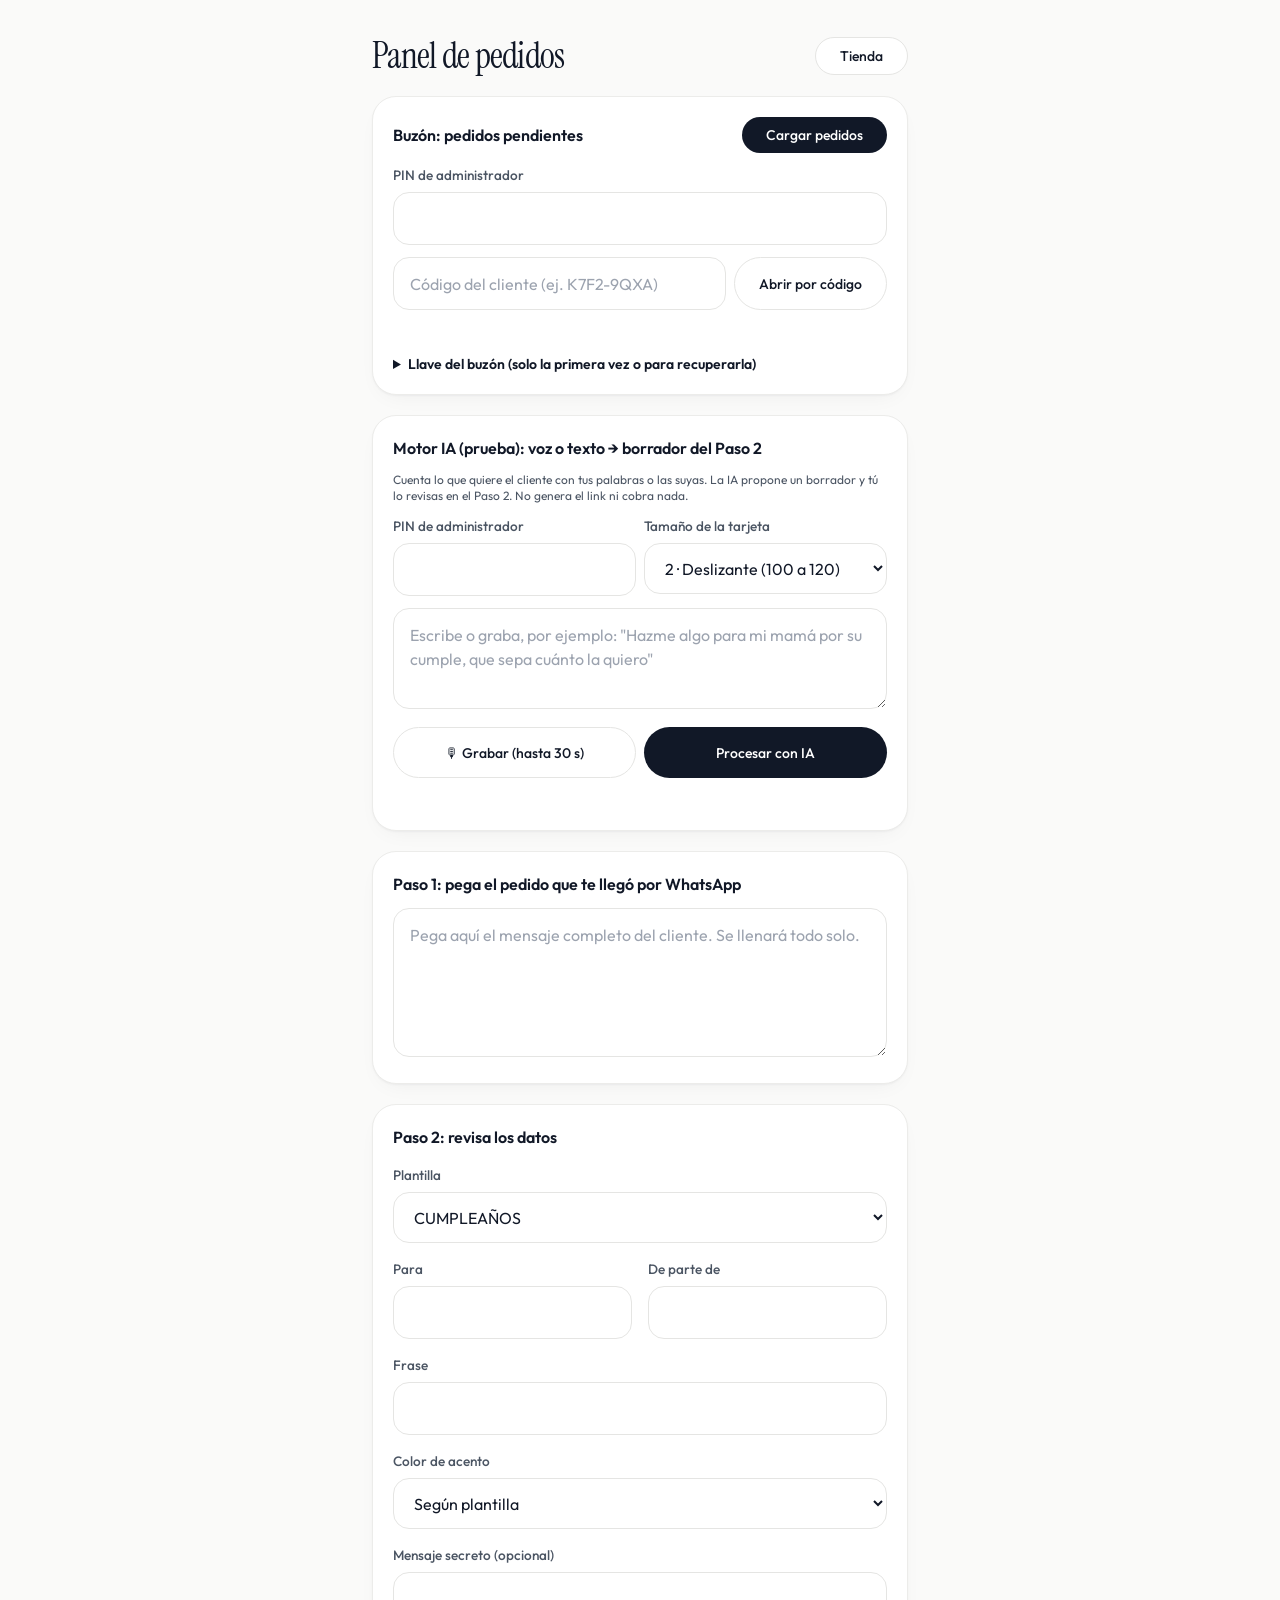
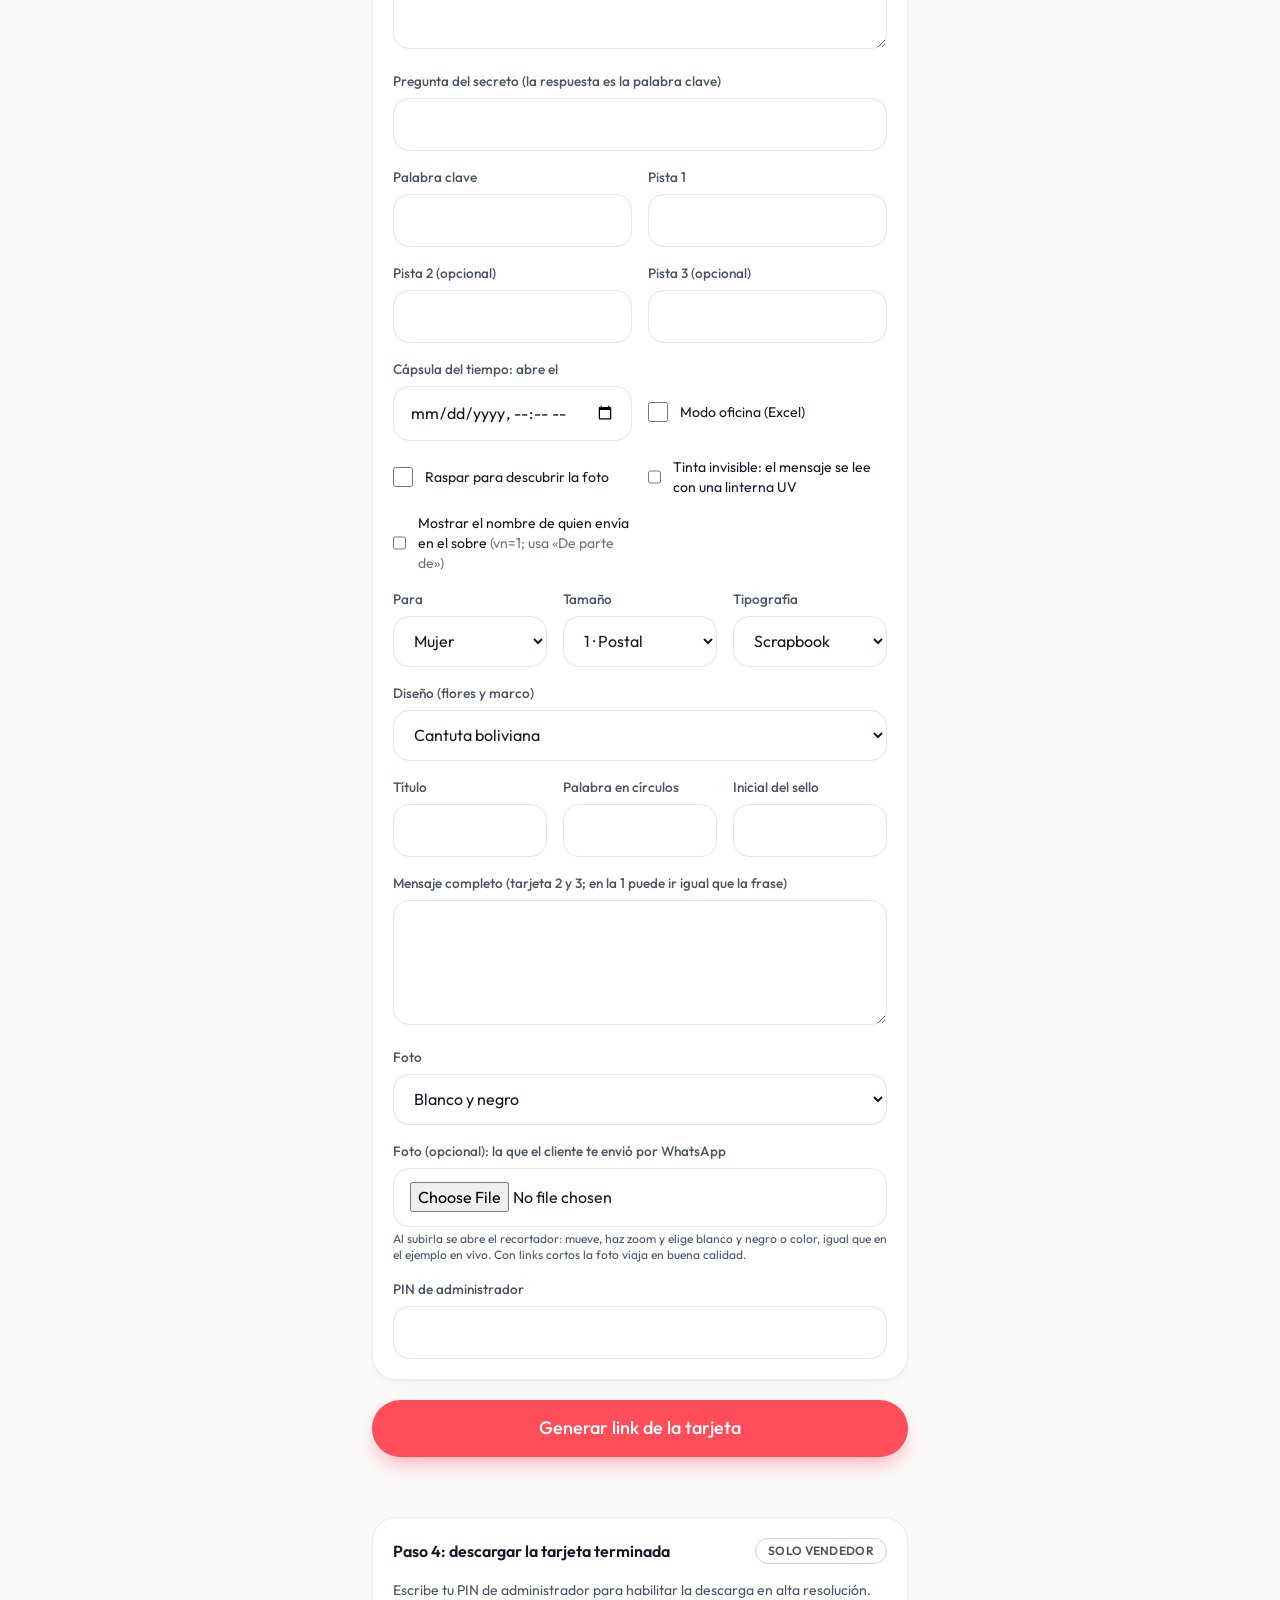
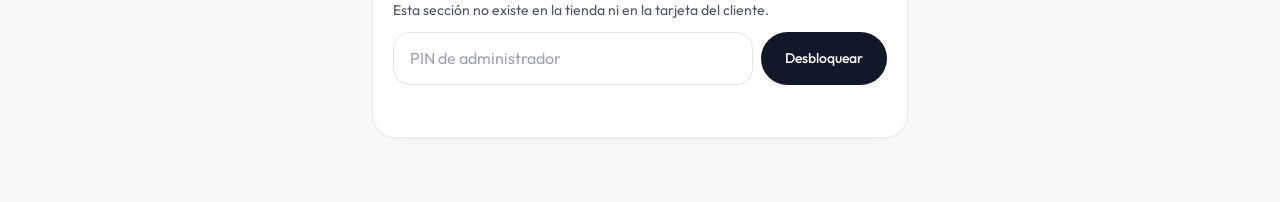
<file: admin.html>
<!doctype html>
<html lang="es">
  <head>
    <meta charset="UTF-8" />
    <meta name="viewport" content="width=device-width,initial-scale=1" />
    <meta name="robots" content="noindex" />
    <title>Panel de pedidos | Frassmotti</title>
    <link rel="icon" href="favicon.svg" />
    <link
      href="https://fonts.googleapis.com/css2?family=Instrument+Serif&family=Outfit:wght@300;400;500;600&display=swap"
      rel="stylesheet"
    />
    <link rel="stylesheet" href="css/styles.css" />
    <link
      href="https://fonts.googleapis.com/css2?family=Caveat:wght@400..700&family=Kalam:wght@700&family=Great+Vibes&family=Cormorant+Garamond:ital,wght@0,600;0,700;1,600&family=Pacifico&display=swap"
      rel="stylesheet"
    />
    <script src="js/config.js"></script>
    <script src="js/secret.js"></script>
    <script src="js/diseno.js"></script>
    <script src="js/foto.js"></script>
    <script src="js/exportar.js"></script>
    <script src="js/buzon.js"></script>
    <style>
      /* v22 · Recortador de foto (mismos estilos que css/v14.css, solo lo necesario para el panel) */
      .crop-area {
        position: relative;
        width: 100%;
        overflow: hidden;
        border-radius: 14px;
        background: #0b0b0d;
        touch-action: none;
        cursor: grab;
        user-select: none;
        -webkit-user-select: none;
      }
      .crop-area:active {
        cursor: grabbing;
      }
      .crop-area img {
        position: absolute;
        left: 0;
        top: 0;
        max-width: none;
        transform-origin: 0 0;
        pointer-events: none;
        -webkit-user-drag: none;
      }
      .crop-area::after {
        content: "";
        position: absolute;
        inset: 0;
        pointer-events: none;
        border: 2px solid rgba(255, 255, 255, 0.85);
        border-radius: 14px;
        box-shadow: inset 0 0 0 1px rgba(0, 0, 0, 0.25);
        background:
          linear-gradient(rgba(255, 255, 255, 0.28), rgba(255, 255, 255, 0.28))
            33.3% 0/1px 100% no-repeat,
          linear-gradient(rgba(255, 255, 255, 0.28), rgba(255, 255, 255, 0.28))
            66.6% 0/1px 100% no-repeat,
          linear-gradient(rgba(255, 255, 255, 0.28), rgba(255, 255, 255, 0.28))
            0 33.3%/100% 1px no-repeat,
          linear-gradient(rgba(255, 255, 255, 0.28), rgba(255, 255, 255, 0.28))
            0 66.6%/100% 1px no-repeat;
      }
      .crop-area.bw img {
        filter: grayscale(1) contrast(1.15) brightness(1.05);
      }
      input[type="range"].zoom {
        width: 100%;
      }
      .seg {
        display: grid;
        grid-template-columns: 1fr 1fr;
        gap: 8px;
      }
      .seg button {
        padding: 0.7rem 1rem;
        border: 2px solid #e5e5e3;
        border-radius: 16px;
        background: #fff;
        font-weight: 600;
        cursor: pointer;
      }
      .seg button[aria-pressed="true"] {
        border-color: var(--c, #111827);
        background: color-mix(in srgb, var(--c, #111827) 10%, #fff);
      }
      .pg-thumb {
        width: 84px;
        height: 62px;
        object-fit: cover;
        border-radius: 10px;
        border: 1px solid #e5e5e3;
      }
    </style>
    <link rel="stylesheet" href="css/tailwind.css" />
  </head>
  <body>
    <main class="max-w-xl mx-auto p-5 pb-16 space-y-5">
      <div class="pt-4 flex items-center justify-between">
        <h1 class="serif text-4xl">Panel de pedidos</h1>
        <a href="index.html" class="btn btn-ghost !py-2 text-sm">Tienda</a>
      </div>
      <div id="bzCard" class="card p-5 space-y-3">
        <div class="flex items-center justify-between gap-3">
          <p class="font-semibold text-gray-900">Buzón: pedidos pendientes</p>
          <button id="bzLoad" type="button" class="btn btn-dark !py-2 text-sm">
            Cargar pedidos
          </button>
        </div>
        <div>
          <label class="label" for="bzPin">PIN de administrador</label
          ><input id="bzPin" type="password" class="input" autocomplete="off" />
        </div>
        <div class="flex gap-2">
          <input
            id="bzCode"
            class="input"
            placeholder="Código del cliente (ej. K7F2-9QXA)"
            autocomplete="off"
            maxlength="12"
          /><button
            id="bzGo"
            type="button"
            class="btn btn-ghost !py-2 text-sm whitespace-nowrap"
          >
            Abrir por código
          </button>
        </div>
        <p
          id="bzMsg"
          class="text-sm text-gray-700 min-h-[1.25rem]"
          role="status"
        ></p>
        <ul id="bzList" class="space-y-2"></ul>
        <div id="bzDoneRow" class="hidden">
          <button
            id="bzDone"
            type="button"
            class="btn btn-ghost w-full text-sm"
          >
            Ya entregué este pedido: borrarlo del buzón
          </button>
        </div>
        <details class="text-sm">
          <summary class="cursor-pointer font-semibold text-gray-900">
            Llave del buzón (solo la primera vez o para recuperarla)
          </summary>
          <div class="space-y-3 mt-3">
            <p id="bzKeyState" class="text-gray-700"></p>
            <p class="text-gray-600">
              La llave privada se queda solo en este dispositivo. Al crearla se
              muestra UNA vez: guárdala en tu gestor de contraseñas, porque sin
              ella los pedidos pendientes no se pueden abrir (los links ya
              generados siguen funcionando).
            </p>
            <button
              id="bzGen"
              type="button"
              class="btn btn-ghost !py-2 text-sm"
            >
              Crear llaves nuevas</button
            ><textarea
              id="bzOut"
              rows="6"
              class="input hidden"
              readonly
            ></textarea>
            <label class="label" for="bzIn"
              >Recuperar: pega aquí tu llave privada guardada</label
            ><textarea
              id="bzIn"
              rows="3"
              class="input"
              placeholder='{"alg":"RSA-OAEP-256",...}'
            ></textarea
            ><button
              id="bzImp"
              type="button"
              class="btn btn-ghost !py-2 text-sm"
            >
              Usar esta llave privada
            </button>
          </div>
        </details>
      </div>
      <div class="card p-5 space-y-3" id="iaCard">
  <p class="font-semibold text-gray-900">Motor IA (prueba): voz o texto → borrador del Paso 2</p>
  <p class="text-xs text-gray-600">Cuenta lo que quiere el cliente con tus palabras o las suyas. La IA propone un borrador y tú lo revisas en el Paso 2. No genera el link ni cobra nada.</p>
  <div class="grid grid-cols-2 gap-2">
    <div><label class="label" for="iaPin">PIN de administrador</label><input id="iaPin" type="password" class="input" autocomplete="off" /></div>
    <div><label class="label" for="iaTam">Tamaño de la tarjeta</label>
      <select id="iaTam" class="input"><option value="1">1 · Postal (unas 45 palabras)</option><option value="2" selected>2 · Deslizante (100 a 120)</option><option value="3">3 · Tipo libro (unas 260)</option></select></div>
  </div>
  <textarea id="iaTxt" rows="3" class="input" maxlength="1500" placeholder='Escribe o graba, por ejemplo: "Hazme algo para mi mamá por su cumple, que sepa cuánto la quiero"'></textarea>
  <div class="grid grid-cols-2 gap-2">
    <button id="iaRec" type="button" class="btn btn-ghost text-sm">🎙 Grabar (hasta 30 s)</button>
    <button id="iaGo" type="button" class="btn btn-dark text-sm">Procesar con IA</button>
  </div>
  <p id="iaSt" class="text-sm text-gray-700 min-h-[1.25rem]" role="status"></p>
  <div id="iaOut" hidden class="border border-gray-200 rounded-xl p-4 space-y-3">
    <p id="iaEst" class="text-sm font-semibold text-gray-900"></p>
    <p id="iaAviso" class="text-sm text-gray-700" hidden></p>
    <p class="text-xs text-gray-600">Lo que entendió:</p>
    <p id="iaTr" class="text-sm text-gray-700"></p>
    <div id="iaRes" class="text-sm text-gray-900 space-y-3"></div>
    <details class="text-xs"><summary class="cursor-pointer font-semibold text-gray-900">Ver JSON</summary><pre id="iaJson" style="white-space:pre-wrap;word-break:break-word;margin-top:.5rem"></pre></details>
    <button id="iaApply" type="button" class="btn btn-accent w-full">Aplicar al Paso 2</button>
  </div>
</div>
<div class="card p-5 space-y-3">
        <p class="font-semibold text-gray-900">
          Paso 1: pega el pedido que te llegó por WhatsApp
        </p>
        <textarea
          id="order"
          rows="5"
          class="input"
          placeholder="Pega aquí el mensaje completo del cliente. Se llenará todo solo."
        ></textarea>
        <p
          id="fmtPedido"
          class="text-sm font-semibold text-gray-900 hidden"
          role="status"
        ></p>
      </div>
      <div class="card p-5 space-y-4">
        <p class="font-semibold text-gray-900">Paso 2: revisa los datos</p>
        <div>
          <label class="label" for="plantilla">Plantilla</label
          ><select id="plantilla" class="input"></select>
        </div>
        <div class="grid sm:grid-cols-2 gap-4">
          <div>
            <label class="label" for="nombre">Para</label
            ><input id="nombre" class="input" maxlength="24" />
          </div>
          <div>
            <label class="label" for="de">De parte de</label
            ><input id="de" class="input" maxlength="24" />
          </div>
        </div>
        <div>
          <label class="label" for="frase">Frase</label
          ><input id="frase" class="input" maxlength="70" />
        </div>
        <div>
          <label class="label" for="color">Color de acento</label
          ><select id="color" class="input">
            <option value="">Según plantilla</option>
            <option value="azul">Azul</option>
            <option value="rojo">Rojo</option>
            <option value="negro">Negro</option>
            <option value="violeta">Violeta</option>
            <option value="amarillo">Amarillo</option>
            <option value="rosa">Rosa (antiguo)</option>
            <option value="noche">Noche (antiguo)</option>
            <option value="ambar">Ámbar (antiguo)</option>
          </select>
        </div>
        <div>
          <label class="label" for="secreto">Mensaje secreto (opcional)</label
          ><textarea
            id="secreto"
            rows="2"
            maxlength="240"
            class="input"
          ></textarea>
        </div>
        <div>
          <label class="label" for="preg"
            >Pregunta del secreto (la respuesta es la palabra clave)</label
          ><input id="preg" class="input" maxlength="100" />
        </div>
        <div class="grid sm:grid-cols-2 gap-4">
          <div>
            <label class="label" for="clave">Palabra clave</label
            ><input id="clave" class="input" maxlength="20" />
          </div>
          <div>
            <label class="label" for="pista">Pista 1</label
            ><input id="pista" class="input" maxlength="60" />
          </div>
        </div>
        <div class="grid sm:grid-cols-2 gap-4">
          <div>
            <label class="label" for="pista2">Pista 2 (opcional)</label
            ><input id="pista2" class="input" maxlength="60" />
          </div>
          <div>
            <label class="label" for="pista3">Pista 3 (opcional)</label
            ><input id="pista3" class="input" maxlength="60" />
          </div>
        </div>
        <div class="grid sm:grid-cols-2 gap-4">
          <div>
            <label class="label" for="abre">Cápsula del tiempo: abre el</label
            ><input id="abre" type="datetime-local" class="input" />
          </div>
          <label class="flex items-center gap-3 text-sm pt-6"
            ><input id="ofi" type="checkbox" class="w-5 h-5" /><span
              >Modo oficina (Excel)</span
            ></label
          ><label class="flex items-center gap-3 text-sm"
            ><input id="ras" type="checkbox" class="w-5 h-5" /><span
              >Raspar para descubrir la foto</span
            ></label
          ><label class="flex items-center gap-3 text-sm"
            ><input id="uv" type="checkbox" class="w-5 h-5" /><span
              >Tinta invisible: el mensaje se lee con una linterna UV</span
            ></label
          ><label class="flex items-center gap-3 text-sm"
            ><input id="vn" type="checkbox" class="w-5 h-5" /><span
              >Mostrar el nombre de quien envía en el sobre
              <span class="text-gray-500">(vn=1; usa «De parte de»)</span></span
            ></label
          >
        </div>
        <div class="grid sm:grid-cols-3 gap-4">
          <div>
            <label class="label" for="gen">Para</label
            ><select id="gen" class="input">
              <option value="m">Mujer</option>
              <option value="h">Hombre</option>
            </select>
          </div>
          <div>
            <label class="label" for="tam">Tamaño</label
            ><select id="tam" class="input">
              <option value="1">1 · Postal</option>
              <option value="2">2 · Deslizante</option>
              <option value="3">3 · Tipo libro</option>
            </select>
          </div>
          <div>
            <label class="label" for="fu">Tipografía</label
            ><select id="fu" class="input"></select>
          </div>
        </div>
        <div>
          <label class="label" for="dis">Diseño (flores y marco)</label
          ><select id="dis" class="input"></select>
        </div>
        <div class="grid sm:grid-cols-3 gap-4">
          <div>
            <label class="label" for="titulo">Título</label
            ><input id="titulo" class="input" maxlength="14" />
          </div>
          <div>
            <label class="label" for="palabra">Palabra en círculos</label
            ><input id="palabra" class="input" maxlength="9" />
          </div>
          <div>
            <label class="label" for="sello">Inicial del sello</label
            ><input id="sello" class="input" maxlength="1" />
          </div>
        </div>
        <div>
          <label class="label" for="mensaje"
            >Mensaje completo (tarjeta 2 y 3; en la 1 puede ir igual que la
            frase)</label
          ><textarea
            id="mensaje"
            rows="4"
            maxlength="2600"
            class="input"
          ></textarea>
        </div>
        <div>
          <label class="label" for="fo">Foto</label
          ><select id="fo" class="input">
            <option value="">Blanco y negro</option>
            <option value="c">A color</option>
          </select>
        </div>
        <div>
          <label class="label" for="foto"
            >Foto (opcional): la que el cliente te envió por WhatsApp</label
          ><input id="foto" type="file" accept="image/*" class="input" />
          <p class="text-xs text-gray-600 mt-1">
            Al subirla se abre el recortador: mueve, haz zoom y elige blanco y
            negro o color, igual que en el ejemplo en vivo. Con links cortos la
            foto viaja en buena calidad.
          </p>
        </div>
        <div id="fotoBox" class="hidden card p-4 space-y-3">
          <div class="flex items-center gap-3">
            <img id="fotoThumb" class="pg-thumb" alt="Tu foto recortada" />
            <div class="flex flex-wrap gap-2">
              <button
                type="button"
                id="fotoEdit"
                class="btn btn-ghost !py-2 !px-4 text-sm"
              >
                Ajustar encuadre</button
              ><button
                type="button"
                id="fotoDel"
                class="text-sm text-gray-600 underline px-2"
              >
                Quitar foto
              </button>
            </div>
          </div>
          <div
            class="seg"
            id="fotoMode"
            role="group"
            aria-label="Estilo de la foto"
          >
            <button type="button" data-m="bn" aria-pressed="true">
              Blanco y negro</button
            ><button type="button" data-m="c" aria-pressed="false">
              A color
            </button>
          </div>
        </div>
        <div id="mvRow" class="hidden">
          <label class="label" for="motivo">Motivo (imagen)</label
          ><select id="motivo" class="input"></select>
        </div>
        <div data-feat="voz">
          <label class="label" for="voz"
            >Nota de voz (audio que envió el cliente)</label
          ><input id="voz" type="file" accept="audio/*" class="input" />
          <p id="vozInfo" class="text-xs text-gray-600 mt-1">
            Máximo unos 15 segundos para que el link no sea enorme.
          </p>
        </div>
        <div data-feat="grupo">
          <label class="label" for="aportes"
            >Aportes del grupo (pega los mensajes de los amigos)</label
          ><textarea
            id="aportes"
            rows="4"
            class="input"
            placeholder="Pega aquí los mensajes que contienen 'Aporte: ...'"
          ></textarea>
        </div>
        <div id="pinRow" class="hidden">
          <label class="label" for="pin">PIN de administrador</label
          ><input id="pin" type="password" class="input" />
        </div>
      </div>
      <button id="go" class="btn btn-accent w-full text-lg">
        Generar link de la tarjeta
      </button>
      <p id="msg" class="text-sm font-medium text-red-700 min-h-[1.25rem]"></p>
      <div id="res" class="card p-5 hidden space-y-3">
        <p class="font-semibold text-gray-900">
          Paso 3: envía el link al cliente
        </p>
        <textarea id="out" rows="3" class="input" readonly></textarea>
        <p id="len" class="text-xs text-gray-600"></p>
        <div>
          <label class="label" for="cli">WhatsApp del cliente</label
          ><input
            id="cli"
            class="input"
            inputmode="tel"
            placeholder="7XXXXXXX"
          />
        </div>
        <div class="grid grid-cols-3 gap-2">
          <button id="cp" class="btn btn-ghost text-sm">Copiar</button
          ><a id="ver" target="_blank" class="btn btn-ghost text-sm">Ver</a
          ><button id="wa" class="btn btn-dark text-sm">WhatsApp</button>
        </div>
        <div>
          <button id="qrBtn" type="button" class="btn btn-ghost w-full text-sm">Crear código QR (para grabar)</button>
          <div id="qrBox" hidden class="mt-3 border border-gray-200 rounded-xl p-4 space-y-3">
            <div style="text-align:center"><canvas id="qrCv" width="220" height="220" style="width:220px;height:220px;max-width:100%;background:#fff;image-rendering:pixelated;border:1px solid #e5e7eb"></canvas></div>
            <p id="qrWarn" class="text-xs" style="color:#92400e;font-weight:600" hidden></p>
            <div class="grid grid-cols-2 gap-2">
              <div><label class="label" for="qrLvl">Corrección de errores</label>
                <select id="qrLvl" class="input"><option value="H">H · máxima (grabado láser)</option><option value="Q">Q · alta (grabado pequeño)</option><option value="M">M · media (muy pequeño)</option></select></div>
              <div><label class="label" for="qrMm">Tamaño del QR (mm)</label>
                <input id="qrMm" type="number" min="8" max="100" step="1" value="25" inputmode="decimal" class="input" /></div>
            </div>
            <p id="qrInfo" class="text-xs text-gray-600"></p>
            <p id="qrFile" class="text-xs text-gray-600"></p>
            <div class="grid grid-cols-2 gap-2">
              <button id="qrPng" type="button" class="btn btn-dark text-sm">Descargar PNG</button>
              <button id="qrSvg" type="button" class="btn btn-ghost text-sm">Descargar SVG (vectorial)</button>
            </div>
            <p class="text-xs text-gray-600">Un QR grabado no se puede cambiar: no borres esta tarjeta y mantén frassmotti.com siempre renovado. Para grabados muy pequeños, el SVG se ve más nítido en tu programa de grabado.</p>
          </div>
        </div>
      </div>
      <div id="xCard" class="card p-5 space-y-4">
        <div class="flex items-center justify-between gap-3">
          <p class="font-semibold text-gray-900">
            Paso 4: descargar la tarjeta terminada
          </p>
          <span
            class="text-xs font-semibold uppercase tracking-wide text-gray-600 border border-gray-300 rounded-full px-3 py-1"
            >Solo vendedor</span
          >
        </div>
        <div id="xLock" class="space-y-3">
          <p class="text-sm text-gray-600">
            Escribe tu PIN de administrador para habilitar la descarga en alta
            resolución. Esta sección no existe en la tienda ni en la tarjeta del
            cliente.
          </p>
          <div class="flex gap-2">
            <input
              id="xPin"
              type="password"
              class="input"
              placeholder="PIN de administrador"
              autocomplete="off"
            /><button id="xUnlock" type="button" class="btn btn-dark text-sm">
              Desbloquear
            </button>
          </div>
          <p
            id="xLockMsg"
            class="text-sm font-medium text-red-700 min-h-[1.25rem]"
          ></p>
        </div>
        <div id="xPanel" class="space-y-4" hidden style="display: none">
          <div class="flex items-center justify-between gap-3">
            <p id="xModo" class="text-xs text-gray-600"></p>
            <button
              id="xCerrar"
              type="button"
              class="text-xs underline text-gray-700"
            >
              Bloquear
            </button>
          </div>
          <p class="text-sm text-gray-600">
            Usa los datos del Paso 2 (y la foto que subiste). Incluye el mensaje
            completo, la plantilla de fondo, las flores y el marco.
          </p>
          <div class="grid sm:grid-cols-2 gap-4">
            <div>
              <label class="label" for="xQ">Calidad</label
              ><select id="xQ" class="input">
                <option value="3">Normal (1020 px de ancho)</option>
                <option value="4" selected>Alta (1360 px)</option>
                <option value="6">Máxima (2040 px, para imprimir)</option>
              </select>
            </div>
            <label class="flex items-center gap-3 text-sm pt-6"
              ><input id="xMarca" type="checkbox" class="w-5 h-5" /><span
                >Incluir marca "Hecha con FRASSMOTTI"</span
              ></label
            >
          </div>
          <div class="grid grid-cols-3 gap-2">
            <button id="xPng" data-x type="button" class="btn btn-dark text-sm">
              PNG</button
            ><button
              id="xJpg"
              data-x
              type="button"
              class="btn btn-dark text-sm"
            >
              JPG</button
            ><button
              id="xPdf"
              data-x
              type="button"
              class="btn btn-dark text-sm"
            >
              PDF
            </button>
          </div>
          <button
            id="xVer"
            data-x
            type="button"
            class="btn btn-ghost w-full text-sm"
          >
            Ver vista previa
          </button>
          <p
            id="xMsg"
            class="text-sm text-gray-600 min-h-[1.25rem]"
            role="status"
          ></p>
          <img
            id="xPrev"
            alt="Vista previa de la tarjeta"
            class="w-full max-w-xs mx-auto rounded-xl border border-gray-200"
            hidden
            style="display: none"
          />
        </div>
      </div>
    </main>
    <div id="mCrop" class="modal">
      <div
        class="card p-5 w-full max-w-sm relative max-h-[94vh] overflow-y-auto"
      >
        <button
          class="absolute top-4 right-4 text-gray-500"
          data-close
          aria-label="Cerrar"
        >
          ✕
        </button>
        <h3 class="serif text-2xl pr-8">Ajusta la foto</h3>
        <p class="text-sm text-gray-600 mt-1 mb-3">
          Arrastra para mover y usa el zoom. Este marco tiene la misma
          proporción que la tarjeta.
        </p>
        <div id="cropArea" class="crop-area"><img alt="Foto a recortar" /></div>
        <div class="mt-4 flex items-center gap-3">
          <span aria-hidden="true" class="text-gray-500">−</span
          ><input
            id="cropZoom"
            type="range"
            class="zoom"
            min="1"
            max="4"
            step="0.01"
            value="1"
            aria-label="Zoom"
          /><span aria-hidden="true" class="text-gray-500">+</span>
        </div>
        <div class="grid grid-cols-2 gap-2 mt-4">
          <button
            type="button"
            id="cropBW"
            class="btn btn-ghost !py-2.5 text-sm"
          >
            Blanco y negro</button
          ><button
            type="button"
            id="cropReset"
            class="btn btn-ghost !py-2.5 text-sm"
          >
            Centrar
          </button>
        </div>
        <button type="button" id="cropOk" class="btn btn-accent w-full mt-3">
          Listo, usar esta foto
        </button>
      </div>
    </div>
    <script>
      const $ = (id) => document.getElementById(id),
        v = (id) => $(id).value;
      let thumb = null;
      $("plantilla").innerHTML = TV.TODAS.map(
        (t) => `<option value="${t.id}">${t.name}</option>`,
      ).join("");
      if (TV.REQUIRE_PAYMENT || TV.SHORT_LINKS) {
        $("pinRow").classList.remove("hidden");
        $("pin").value = sessionStorage.getItem("tv_pin") || "";
      }
      /* Lee el mensaje de pedido y devuelve los campos */
      function parseOrder(text) {
        const g = (k) => {
          const m = text.match(
            new RegExp("^" + k + ':\\s*"?(.*?)"?\\s*$', "mi"),
          );
          const r = m ? m[1].trim() : "";
          return /^(-|\(sin candado\)|según plantilla|sin foto)$/i.test(r)
            ? ""
            : r;
        };
        return {
          plantilla: g("Plantilla"),
          nombre: g("Para"),
          de: g("De parte de"),
          frase: g("Frase"),
          color: g("Color"),
          secreto: g("Mensaje secreto"),
          preg: g("Pregunta del secreto"),
          clave: g("Palabra clave"),
          pista: g("Pista"),
          tel: g("Mi WhatsApp"),
          abre: g("Abre el"),
          ofi: g("Modo oficina"),
        };
      }
      $("order").addEventListener("input", () => {
        const o = parseOrder(v("order"));
        if (o.plantilla && TV.TODAS.some((t) => t.id === o.plantilla))
          $("plantilla").value = o.plantilla;
        ["nombre", "de", "frase", "secreto", "preg", "clave", "pista"].forEach(
          (k) => ($(k).value = o[k]),
        );
        $("abre").value = /^\d{4}-\d{2}-\d{2}T\d{2}:\d{2}$/.test(o.abre)
          ? o.abre
          : "";
        $("ofi").checked = /^s[ií]$/i.test(o.ofi);
        $("color").value = ["rosa", "noche", "ambar"].includes(o.color)
          ? o.color
          : "";
        $("cli").value = o.tel.replace(/\D/g, "");
      });
      $("foto").onchange = (e) => {
        const f = e.target.files[0];
        thumb = null;
        if (!f) return;
        const r = new FileReader();
        r.onload = () => {
          const i = new Image();
          i.onload = () => {
            const c = document.createElement("canvas"),
              m = Math.min(i.width, i.height);
            c.width = c.height = 112;
            c.getContext("2d").drawImage(
              i,
              (i.width - m) / 2,
              (i.height - m) / 2,
              m,
              m,
              0,
              0,
              112,
              112,
            );
            thumb = c.toDataURL("image/jpeg", 0.5);
          };
          i.src = r.result;
        };
        r.readAsDataURL(f);
      };
      $("go").onclick = async () => {
        $("msg").textContent = "";
        const nombre = clean(v("nombre"), 24);
        if (!nombre) {
          $("msg").textContent = "Falta el nombre de quien recibe.";
          return;
        }
        const T = TV.find(v("plantilla")),
          sec = clean(v("secreto"), 240),
          clave = clean(v("clave"), 20).trim(),
          pl = {};
        const p = new URLSearchParams({
          nombre,
          frase: clean(v("frase"), 70) || T.frase,
          color: v("color"),
          t: T.id,
          de: clean(v("de"), 24),
        });
        if (thumb) pl.p = thumb;
        await nuevas(p, pl, T);
        const ex = await extras(p, pl);
        if (ex) {
          $("msg").textContent = ex;
          return;
        }
        if (sec) {
          if (clave && window.crypto && crypto.subtle) {
            pl.s = await TVS.enc(sec, clave);
            {
              const sq = clean(v("preg"), 100).trim();
              if (sq) pl.sq = sq;
            }
            const hh = ["pista", "pista2", "pista3"]
              .map((i) => clean(v(i), 60).trim())
              .filter(Boolean);
            if (hh.length) pl.h = hh.length > 1 ? hh : hh[0];
          } else pl.m = sec;
        }
        /* Construye siempre la ruta desde el dominio raíz, sin depender de la ruta del panel */
        const largo = () =>
          location.origin +
          "/r/tarjeta.html?" +
          p +
          (Object.keys(pl).length ? "#" + TVS.pack(pl) : "");
        let link = largo();
        let corto = false; /* v20: link corto. Los datos van a KV (solo con tu PIN) y el link queda como tarjeta.html?id=XXXX. Si KV falla, se usa el link largo de siempre */
        const kv = async () => {
          const r = await fetch("/api/card", {
            method: "POST",
            headers: { "Content-Type": "application/json" },
            body: JSON.stringify({
              qs: p.toString(),
              h: Object.keys(pl).length ? TVS.pack(pl) : "",
              pin: v("pin"),
            }),
          });
          return { r, d: await r.json().catch(() => ({})) };
        };
        if (TV.SHORT_LINKS) {
          try {
            let q = await kv();
            if (
              !q.r.ok &&
              q.r.status !== 401 &&
              pl.p &&
              thumbLQ &&
              pl.p !== thumbLQ
            ) {
              pl.p = thumbLQ;
              link = largo();
              q = await kv();
            } /* si el servidor rechaza la foto grande, reintenta con la pequeña */
            const r = q.r,
              d = q.d;
            if (r.status === 401) {
              $("msg").textContent = d.error || "PIN incorrecto";
              return;
            }
            if (r.ok && d.id) {
              link = location.origin + "/r/tarjeta.html?id=" + d.id;
              corto = true;
              sessionStorage.setItem("tv_pin", v("pin"));
            } else
              $("msg").textContent =
                "No se pudo guardar en KV (" +
                (d.error || r.status) +
                "). Se usó el link largo.";
          } catch (e) {
            $("msg").textContent =
              "Sin conexión con /api/card. Se usó el link largo.";
          }
        }
        if (TV.REQUIRE_PAYMENT && !corto) {
          try {
            const r = await fetch("/api/sign", {
                method: "POST",
                headers: { "Content-Type": "application/json" },
                body: JSON.stringify({ link, pin: v("pin") }),
              }),
              d = await r.json();
            if (!r.ok) {
              $("msg").textContent = d.error || "Error al firmar";
              return;
            }
            sessionStorage.setItem("tv_pin", v("pin"));
            link = d.link;
          } catch (e) {
            $("msg").textContent =
              "No se pudo contactar /api/sign (ver README).";
            return;
          }
        }
        $("out").value = link;
        $("ver").href = link;
        $("len").textContent =
          "Largo del link: " +
          link.length +
          " caracteres" +
          (thumb ? " (incluye foto)" : "");
        $("res").classList.remove("hidden");
        $("res").scrollIntoView({ behavior: "smooth" });
      };
      /* v11: cápsula del tiempo (?abre=, queda dentro de la firma) y modo oficina (?of=1) */
      async function extras(p, pl) {
        const ab = v("abre");
        if (/^\d{4}-\d{2}-\d{2}T\d{2}:\d{2}$/.test(ab)) p.set("abre", ab);
        if ($("ofi").checked) p.set("of", "1");
        if ($("ras").checked) p.set("ras", "1");
        if ($("uv").checked) p.set("uv", "1");
        return "";
      }
      $("cp").onclick = () => {
        navigator.clipboard.writeText($("out").value);
        $("cp").textContent = "Copiado";
      };
      $("wa").onclick = () => {
        let n = v("cli").replace(/\D/g, "");
        if (n.length <= 8) n = "591" + n;
        open(
          "https://wa.me/" +
            n +
            "?text=" +
            encodeURIComponent(
              "Tu tarjeta FRASSMOTTI está lista. Ábrela y compártela:\n" +
                $("out").value,
            ),
          "_blank",
        );
      };
    </script>
    <script>
      /* v12: motivo, nota de voz y aportes de grupo */
      document.querySelectorAll("[data-feat]").forEach((e) => {
        if (!TV.on(e.dataset.feat)) e.classList.add("hidden");
      });
      const mv = () => {
        const T = TV.find(v("plantilla"));
        $("mvRow").classList.toggle("hidden", !T.imgs);
        $("motivo").innerHTML = T.imgs
          ? T.imgs
              .map((s, i) => `<option value="${i}">Motivo ${i + 1}</option>`)
              .join("")
          : "";
      };
      $("plantilla").addEventListener("change", mv);
      mv();
      $("order").addEventListener("input", () => {
        mv();
        const m = (v("order").match(/^Motivo:\s*(\d)/im) || [])[1];
        if (m && $("motivo").options[m - 1]) $("motivo").value = m - 1;
      });
      $("voz").addEventListener("change", (e) => {
        window.__voz = null;
        const f = e.target.files[0];
        if (!f) return;
        const r = new FileReader();
        r.onload = () => {
          window.__voz = r.result;
          $("vozInfo").textContent =
            "Audio: " +
            Math.round(r.result.length / 1024) +
            " KB dentro del link" +
            (r.result.length > 90000
              ? " (muy grande: pide un audio más corto)"
              : "");
        };
        r.readAsDataURL(f);
      });
      async function nuevas(p, pl, T) {
        if (T.imgs && v("motivo")) p.set("v", v("motivo"));
        if (TV.on("voz") && window.__voz) pl.a = window.__voz;
        if (TV.on("grupo")) {
          const g = [...v("aportes").matchAll(/Aporte:\s*(\S+)/g)]
            .map((m) => TVS.unpack(m[1]))
            .filter((x) => x && x.n)
            .slice(0, 12);
          if (g.length) pl.g = g;
        }
      }
    </script>
    <script>
      /* v14: género, diseño, tamaño, tipografía, título/palabra, sello, mensaje largo y 3 pistas */
      (function () {
        const FU = TV.FUENTES;
        $("fu").innerHTML = FU.map(
          (f) => `<option value="${f.id}">${f.n}</option>`,
        ).join("");
        const loadDis = () => {
          $("dis").innerHTML = TV.DISENOS.map(
            (d) => `<option value="${d.id}">${d.n}</option>`,
          ).join("");
        };
        loadDis();
        const pick = (id, val, ok) => {
          if (ok) $(id).value = val;
        };
        /* ajusta las pistas y las lee del pedido */
        const get = (t, k) => {
          const m = t.match(new RegExp("^" + k + ':\\s*"?(.*?)"?\\s*$', "mi"));
          const r = m ? m[1].trim() : "";
          return /^(-|\(sin candado\)|según plantilla|sin foto)$/i.test(r)
            ? ""
            : r;
        };
        $("order").addEventListener("input", () => {
          const t = v("order");
          const g = get(t, "Género"),
            d = get(t, "Diseño"),
            tam = get(t, "Tamaño"),
            fu = get(t, "Tipografía"),
            msg = get(t, "Mensaje \\(\\d+ palabras\\)").replace(
              /\s*¶\s*/g,
              "\n",
            ),
            col = get(t, "Color");
          $("gen").value = /^hombre$/i.test(g) ? "h" : "m";
          pick(
            "dis",
            d,
            TV.DISENOS.some((x) => x.id === d),
          );
          if (!TV.DISENOS.some((x) => x.id === d)) {
            const l = TV.disenos($("gen").value, v("plantilla"));
            if (l[0]) $("dis").value = l[0].id;
          }
          pick("tam", tam, ["1", "2", "3"].includes(tam));
          $("tam").value = ["1", "2", "3"].includes(tam) ? tam : "1";
          pick(
            "fu",
            fu,
            FU.some((x) => x.id === fu),
          );
          $("pista2").value = get(t, "Pista 2");
          $("pista3").value = get(t, "Pista 3");
          $("titulo").value = get(t, "Título");
          $("palabra").value = get(t, "Palabra");
          $("sello").value = get(t, "Inicial del sello").slice(0, 1);
          $("mensaje").value = msg;
          $("vn").checked = /^s[ií]/i.test(
            get(t, "Mostrar mi nombre en el sobre"),
          );
          if (col && Object.keys(TV.COLORS).includes(col))
            $("color").value = col;
          const enc = get(t, "Encuadre foto");
          $("fo").value = /modo=color/.test(enc) ? "c" : "";
        });
        /* v22 · Foto con recorte (módulo js/foto.js, el mismo de personalizar.html): mover, zoom, blanco y negro / color.
   La miniatura que viaja en el link ya NO es de 170 px: con links cortos (KV) va a 520 px; si el servidor la rechaza, se reintenta con la pequeña. */
        const PH = { 1: 200, 2: 150, 3: 112 },
          IMG_W = 235,
          asp = () => IMG_W / PH[+$("tam").value || 1],
          bwNow = () => $("fo").value !== "c";
        let thumbLQ = null;
        if (typeof FOTO !== "undefined") {
          const refreshFoto = () => {
            const ok = !!(FOTO.st && FOTO.st.img);
            $("fotoBox").classList.toggle("hidden", !ok);
            if (!ok) {
              thumb = null;
              thumbLQ = null;
              return;
            }
            const lq = FOTO.render(asp(), 170),
              hq = FOTO.render(asp(), 520);
            thumbLQ = lq;
            thumb = TV.SHORT_LINKS ? hq : lq;
            $("fotoThumb").src = hq;
            $("fotoThumb").style.filter = bwNow()
              ? "grayscale(1) contrast(1.1)"
              : "none";
            $("fotoMode")
              .querySelectorAll("[data-m]")
              .forEach((b) =>
                b.setAttribute(
                  "aria-pressed",
                  (b.dataset.m === "bn") === bwNow(),
                ),
              );
          };
          const editar = () =>
            FOTO.edit(asp(), {
              bw: bwNow,
              setBW: (x) => {
                $("fo").value = x ? "" : "c";
              },
              done: refreshFoto,
            });
          $("foto").onchange = async (e) => {
            const f = e.target.files[0];
            thumb = null;
            thumbLQ = null;
            if (!f) {
              FOTO.clear();
              refreshFoto();
              return;
            }
            try {
              await FOTO.load(f);
              refreshFoto();
              editar();
            } catch (err) {
              $("msg").textContent = err.message || "No se pudo leer la foto";
              $("foto").value = "";
            }
          };
          $("fotoEdit").onclick = editar;
          $("fotoDel").onclick = () => {
            FOTO.clear();
            $("foto").value = "";
            refreshFoto();
          };
          $("fotoMode").onclick = (e) => {
            const b = e.target.closest("[data-m]");
            if (!b) return;
            $("fo").value = b.dataset.m === "bn" ? "" : "c";
            refreshFoto();
          };
          $("fo").addEventListener("change", refreshFoto);
          $("tam").addEventListener(
            "change",
            refreshFoto,
          ); /* la proporción depende del tamaño */
          $("mCrop").addEventListener("click", (e) => {
            if (e.target.id === "mCrop" || e.target.closest("[data-close]"))
              refreshFoto();
          });
          document.querySelectorAll(".modal").forEach((m) =>
            m.addEventListener("click", (e) => {
              if (e.target === m || e.target.closest("[data-close]"))
                m.classList.remove("open");
            }),
          );
          document.addEventListener("keydown", (e) => {
            if (e.key === "Escape")
              document
                .querySelectorAll(".modal.open")
                .forEach((m) => m.classList.remove("open"));
          });
        } else {
          /* sin js/foto.js: se mantiene la miniatura de siempre (recorte centrado) */
          $("foto").onchange = (e) => {
            const f = e.target.files[0];
            thumb = null;
            if (!f) return;
            const r = new FileReader();
            r.onload = () => {
              const i = new Image();
              i.onload = () => {
                const W = 170,
                  H = Math.round((W * PH[+$("tam").value || 1]) / 235),
                  c = document.createElement("canvas");
                c.width = W;
                c.height = H;
                const a = W / H;
                let sw = i.width,
                  sh = i.width / a;
                if (sh > i.height) {
                  sh = i.height;
                  sw = i.height * a;
                }
                c.getContext("2d").drawImage(
                  i,
                  (i.width - sw) / 2,
                  (i.height - sh) / 2,
                  sw,
                  sh,
                  0,
                  0,
                  W,
                  H,
                );
                thumb = c.toDataURL("image/jpeg", 0.55);
              };
              i.src = r.result;
            };
            r.readAsDataURL(f);
          };
        }
        /* parámetros del link y payload */
        const _n = nuevas;
        nuevas = async (p, pl, T) => {
          await _n(p, pl, T);
          if ($("vn").checked && clean(v("de"), 24).trim()) p.set("vn", "1");
          p.set("g", v("gen"));
          p.set("d", v("dis"));
          p.set("tam", v("tam"));
          p.set("fu", v("fu"));
          const ti = clean(v("titulo"), 14).trim(),
            pa = clean(v("palabra"), 9).trim(),
            se = clean(v("sello"), 1).trim(),
            fo = v("fo");
          if (ti) p.set("titulo", ti);
          if (pa) p.set("palabra", pa);
          if (se) p.set("sello", se);
          if (fo) p.set("fo", fo);
          const m = clean(v("mensaje"), 2600).trim();
          if (m && (+v("tam") > 1 || m.length > 70)) pl.x = m;
        };
      })();
    </script>
    <script>
      /* v27 · muestra el formato y el monto del pedido para comprobar el pago (tarjeta virtual 3 Bs en promo / llavero 15 Bs) */
      (function () {
        const el = document.getElementById("fmtPedido"),
          o = document.getElementById("order");
        o.addEventListener("input", () => {
          const t = o.value,
            f = (t.match(/^Formato:\s*(.+)$/im) || [])[1],
            m = (t.match(/^Monto:\s*(.+)$/im) || [])[1];
          if (!f && !m) {
            el.classList.add("hidden");
            return;
          }
          el.textContent =
            (f ? "Formato: " + f.trim() : "") +
            (m ? (f ? " · " : "") + "Monto a verificar: " + m.trim() : "") +
            (f && /llavero/i.test(f)
              ? " · Recuerda: convierte el link en QR para grabarlo en el llavero."
              : "");
          el.classList.remove("hidden");
        });
      })();
    </script>
    <script>
      /* Buzón de pedidos: lista los pendientes, descifra con tu llave privada y llena el formulario (mismo efecto que pegar el mensaje en el Paso 1) */
      (function () {
        const $ = (id) => document.getElementById(id),
          say = (m) => {
            $("bzMsg").textContent = m;
          };
        let cur = null;
        $("bzPin").value = sessionStorage.getItem("tv_pin") || "";
        const state = async () => {
          try {
            $("bzKeyState").textContent = (await BZ.kget())
              ? "✔ Hay una llave privada guardada en este dispositivo."
              : "Todavía no hay llave privada en este dispositivo.";
          } catch (e) {
            $("bzKeyState").textContent =
              "No se pudo leer el almacenamiento del navegador.";
          }
        };
        state();
        const api = async (body) => {
          const r = await fetch("/api/pedido", {
            method: "POST",
            headers: { "Content-Type": "application/json" },
            body: JSON.stringify({ ...body, pin: $("bzPin").value }),
          });
          const d = await r.json().catch(() => ({}));
          if (r.ok) {
            sessionStorage.setItem("tv_pin", $("bzPin").value);
            if ($("pin")) $("pin").value = $("bzPin").value;
          }
          return { r, d };
        };
        const ago = (t) => {
          const m = Math.round((Date.now() - t) / 6e4);
          return m < 60
            ? "hace " + Math.max(m, 1) + " min"
            : m < 1440
              ? "hace " + Math.round(m / 60) + " h"
              : "hace " + Math.round(m / 1440) + " d";
        };
        const esc = (s) =>
          String(s).replace(
            /[&<>"]/g,
            (c) =>
              ({ "&": "&amp;", "<": "&lt;", ">": "&gt;", '"': "&quot;" })[c],
          );
        async function cargar() {
          say("Cargando…");
          $("bzList").innerHTML = "";
          let q;
          try {
            q = await api({ action: "list" });
          } catch (e) {
            say("Sin conexión con /api/pedido.");
            return;
          }
          if (!q.r.ok) {
            say(q.d.error || "Error " + q.r.status);
            return;
          }
          const it = q.d.items || [];
          say(
            it.length
              ? it.length +
                  ' pedido(s) pendiente(s). Un pedido recién enviado puede tardar 1-2 minutos en aparecer; si el cliente te dio su código, ábrelo abajo con "Abrir por código".'
              : "No hay pedidos pendientes (si acaban de enviar uno, espera 1-2 minutos y pulsa Cargar de nuevo).",
          );
          $("bzList").innerHTML = it
            .map(
              (x) =>
                `<li class="flex items-center justify-between gap-3 border border-gray-200 rounded-xl p-3"><div class="text-sm"><b>${esc(x.code)}</b><br><span class="text-gray-600">${esc(x.oc)} · ${esc(x.fmt)}${x.monto ? " · Bs " + esc(x.monto) : ""} · ${ago(x.t)}</span></div><button type="button" data-open="${esc(x.code)}" class="btn btn-dark !py-2 text-sm">Abrir</button></li>`,
            )
            .join("");
        }
        $("bzLoad").onclick = cargar;
        async function abrir(code) {
          say("Abriendo " + code + "…");
          let priv;
          try {
            priv = await BZ.kget();
          } catch (x) {}
          if (!priv) {
            say(
              'No hay llave privada en este dispositivo. Abre "Llave del buzón" abajo para crearla o recuperarla.',
            );
            return;
          }
          const q = await api({ action: "get", code });
          if (!q.r.ok) {
            say(
              q.r.status === 404
                ? "El pedido " +
                    code +
                    " no está (todavía) en el buzón. Si el cliente lo acaba de enviar, espera 1-2 minutos y vuelve a intentar; si pasó más tiempo, ese pedido no se guardó y el cliente debe repetirlo."
                : q.d.error || "Error " + q.r.status,
            );
            return;
          }
          let o;
          try {
            o = await BZ.open(priv, q.d.b);
          } catch (x) {
            say("No se pudo descifrar: este pedido se cifró con otra llave.");
            return;
          }
          $("order").value = o.t;
          $("order").dispatchEvent(new Event("input"));
          cur = code;
          $("bzDoneRow").classList.remove("hidden");
          if (o.p) {
            try {
              const bl = await (await fetch(o.p)).blob(),
                dt = new DataTransfer();
              dt.items.add(
                new File([bl], "foto-" + code + ".jpg", {
                  type: bl.type || "image/jpeg",
                }),
              );
              $("foto").files = dt.files;
              $("foto").dispatchEvent(new Event("change"));
            } catch (x) {}
          }
          say(
            "Pedido " +
              code +
              " cargado en el Paso 2. Revísalo, verifica el pago y genera el link.",
          );
          $("order").scrollIntoView({ behavior: "smooth", block: "start" });
        }
        $("bzList").onclick = (e) => {
          const b = e.target.closest("[data-open]");
          if (b) abrir(b.dataset.open);
        };
        $("bzGo").onclick = () => {
          let c = $("bzCode")
            .value.toUpperCase()
            .replace(/[^A-Z0-9]/g, "");
          if (c.length !== 8) {
            say("El código tiene 8 letras/números, por ejemplo K7F2-9QXA.");
            return;
          }
          abrir(c.slice(0, 4) + "-" + c.slice(4));
        };
        $("bzDone").onclick = async () => {
          if (
            !cur ||
            !confirm(
              "¿Borrar el pedido " +
                cur +
                " del buzón? Haz esto cuando ya hayas enviado el link.",
            )
          )
            return;
          const q = await api({ action: "del", code: cur });
          if (q.r.ok) {
            say("Pedido " + cur + " borrado del buzón.");
            cur = null;
            $("bzDoneRow").classList.add("hidden");
            cargar();
          } else say(q.d.error || "Error " + q.r.status);
        };
        $("bzGen").onclick = async () => {
          let ya = null;
          try {
            ya = await BZ.kget();
          } catch (e) {}
          if (
            ya &&
            !confirm(
              "Ya hay una llave en este dispositivo. Si creas otra, los pedidos pendientes cifrados con la anterior NO se podrán abrir. ¿Continuar?",
            )
          )
            return;
          const k = await BZ.genPair();
          await BZ.kset(await BZ.privFrom(k.priv));
          $("bzOut").value =
            "1) PÚBLICA: pega esta línea en js/config.js, dentro de TV{ }:\nPEDIDOS_PUBKEY:" +
            JSON.stringify(k.pub) +
            ",\n\n2) PRIVADA: guárdala en tu gestor de contraseñas (no se vuelve a mostrar):\n" +
            JSON.stringify(k.priv);
          $("bzOut").classList.remove("hidden");
          state();
        };
        $("bzImp").onclick = async () => {
          try {
            const j = JSON.parse($("bzIn").value.trim());
            if (!j.d) throw 0;
            await BZ.kset(await BZ.privFrom(j));
            $("bzIn").value = "";
            say("Llave privada guardada en este dispositivo.");
            state();
          } catch (e) {
            say(
              "Esa llave no es válida. Pega el texto completo que empieza con {",
            );
          }
        };
      })();
    </script>
  <script>
/* qrcode-generator (QR Code Generator for JavaScript) · Copyright (c) 2009 Kazuhiko Arase · https://github.com/kazuhikoarase/qrcode-generator
   Licencia MIT: se permite usar, copiar, modificar y distribuir este software, incluyendo este aviso de copyright y de permiso en todas las copias.
   EL SOFTWARE SE ENTREGA "TAL CUAL", SIN GARANTÍA DE NINGÚN TIPO. "QR Code" es marca registrada de DENSO WAVE INCORPORATED. */
(function () {
"use strict";
/* Todo el código QR vive dentro de esta función: no crea variables globales ni choca con el resto del panel */
var qrcode=function(){var t=function(t,r){var e=t,n=g[r],o=null,i=0,a=null,u=[],f={},c=function(t,r){o=function(t){for(var r=new Array(t),e=0;e<t;e+=1){r[e]=new Array(t);for(var n=0;n<t;n+=1)r[e][n]=null}return r}(i=4*e+17),l(0,0),l(i-7,0),l(0,i-7),s(),h(),d(t,r),e>=7&&v(t),null==a&&(a=p(e,n,u)),w(a,r)},l=function(t,r){for(var e=-1;e<=7;e+=1)if(!(t+e<=-1||i<=t+e))for(var n=-1;n<=7;n+=1)r+n<=-1||i<=r+n||(o[t+e][r+n]=0<=e&&e<=6&&(0==n||6==n)||0<=n&&n<=6&&(0==e||6==e)||2<=e&&e<=4&&2<=n&&n<=4)},h=function(){for(var t=8;t<i-8;t+=1)null==o[t][6]&&(o[t][6]=t%2==0);for(var r=8;r<i-8;r+=1)null==o[6][r]&&(o[6][r]=r%2==0)},s=function(){for(var t=B.getPatternPosition(e),r=0;r<t.length;r+=1)for(var n=0;n<t.length;n+=1){var i=t[r],a=t[n];if(null==o[i][a])for(var u=-2;u<=2;u+=1)for(var f=-2;f<=2;f+=1)o[i+u][a+f]=-2==u||2==u||-2==f||2==f||0==u&&0==f}},v=function(t){for(var r=B.getBCHTypeNumber(e),n=0;n<18;n+=1){var a=!t&&1==(r>>n&1);o[Math.floor(n/3)][n%3+i-8-3]=a}for(n=0;n<18;n+=1){a=!t&&1==(r>>n&1);o[n%3+i-8-3][Math.floor(n/3)]=a}},d=function(t,r){for(var e=n<<3|r,a=B.getBCHTypeInfo(e),u=0;u<15;u+=1){var f=!t&&1==(a>>u&1);u<6?o[u][8]=f:u<8?o[u+1][8]=f:o[i-15+u][8]=f}for(u=0;u<15;u+=1){f=!t&&1==(a>>u&1);u<8?o[8][i-u-1]=f:u<9?o[8][15-u-1+1]=f:o[8][15-u-1]=f}o[i-8][8]=!t},w=function(t,r){for(var e=-1,n=i-1,a=7,u=0,f=B.getMaskFunction(r),c=i-1;c>0;c-=2)for(6==c&&(c-=1);;){for(var g=0;g<2;g+=1)if(null==o[n][c-g]){var l=!1;u<t.length&&(l=1==(t[u]>>>a&1)),f(n,c-g)&&(l=!l),o[n][c-g]=l,-1==(a-=1)&&(u+=1,a=7)}if((n+=e)<0||i<=n){n-=e,e=-e;break}}},p=function(t,r,e){for(var n=A.getRSBlocks(t,r),o=b(),i=0;i<e.length;i+=1){var a=e[i];o.put(a.getMode(),4),o.put(a.getLength(),B.getLengthInBits(a.getMode(),t)),a.write(o)}var u=0;for(i=0;i<n.length;i+=1)u+=n[i].dataCount;if(o.getLengthInBits()>8*u)throw"code length overflow. ("+o.getLengthInBits()+">"+8*u+")";for(o.getLengthInBits()+4<=8*u&&o.put(0,4);o.getLengthInBits()%8!=0;)o.putBit(!1);for(;!(o.getLengthInBits()>=8*u||(o.put(236,8),o.getLengthInBits()>=8*u));)o.put(17,8);return function(t,r){for(var e=0,n=0,o=0,i=new Array(r.length),a=new Array(r.length),u=0;u<r.length;u+=1){var f=r[u].dataCount,c=r[u].totalCount-f;n=Math.max(n,f),o=Math.max(o,c),i[u]=new Array(f);for(var g=0;g<i[u].length;g+=1)i[u][g]=255&t.getBuffer()[g+e];e+=f;var l=B.getErrorCorrectPolynomial(c),h=k(i[u],l.getLength()-1).mod(l);for(a[u]=new Array(l.getLength()-1),g=0;g<a[u].length;g+=1){var s=g+h.getLength()-a[u].length;a[u][g]=s>=0?h.getAt(s):0}}var v=0;for(g=0;g<r.length;g+=1)v+=r[g].totalCount;var d=new Array(v),w=0;for(g=0;g<n;g+=1)for(u=0;u<r.length;u+=1)g<i[u].length&&(d[w]=i[u][g],w+=1);for(g=0;g<o;g+=1)for(u=0;u<r.length;u+=1)g<a[u].length&&(d[w]=a[u][g],w+=1);return d}(o,n)};f.addData=function(t,r){var e=null;switch(r=r||"Byte"){case"Numeric":e=M(t);break;case"Alphanumeric":e=x(t);break;case"Byte":e=m(t);break;case"Kanji":e=L(t);break;default:throw"mode:"+r}u.push(e),a=null},f.isDark=function(t,r){if(t<0||i<=t||r<0||i<=r)throw t+","+r;return o[t][r]},f.getModuleCount=function(){return i},f.make=function(){if(e<1){for(var t=1;t<40;t++){for(var r=A.getRSBlocks(t,n),o=b(),i=0;i<u.length;i++){var a=u[i];o.put(a.getMode(),4),o.put(a.getLength(),B.getLengthInBits(a.getMode(),t)),a.write(o)}var g=0;for(i=0;i<r.length;i++)g+=r[i].dataCount;if(o.getLengthInBits()<=8*g)break}e=t}c(!1,function(){for(var t=0,r=0,e=0;e<8;e+=1){c(!0,e);var n=B.getLostPoint(f);(0==e||t>n)&&(t=n,r=e)}return r}())},f.createTableTag=function(t,r){t=t||2;var e="";e+='<table style="',e+=" border-width: 0px; border-style: none;",e+=" border-collapse: collapse;",e+=" padding: 0px; margin: "+(r=void 0===r?4*t:r)+"px;",e+='">',e+="<tbody>";for(var n=0;n<f.getModuleCount();n+=1){e+="<tr>";for(var o=0;o<f.getModuleCount();o+=1)e+='<td style="',e+=" border-width: 0px; border-style: none;",e+=" border-collapse: collapse;",e+=" padding: 0px; margin: 0px;",e+=" width: "+t+"px;",e+=" height: "+t+"px;",e+=" background-color: ",e+=f.isDark(n,o)?"#000000":"#ffffff",e+=";",e+='"/>';e+="</tr>"}return e+="</tbody>",e+="</table>"},f.createSvgTag=function(t,r,e,n){var o={};"object"==typeof arguments[0]&&(t=(o=arguments[0]).cellSize,r=o.margin,e=o.alt,n=o.title),t=t||2,r=void 0===r?4*t:r,(e="string"==typeof e?{text:e}:e||{}).text=e.text||null,e.id=e.text?e.id||"qrcode-description":null,(n="string"==typeof n?{text:n}:n||{}).text=n.text||null,n.id=n.text?n.id||"qrcode-title":null;var i,a,u,c,g=f.getModuleCount()*t+2*r,l="";for(c="l"+t+",0 0,"+t+" -"+t+",0 0,-"+t+"z ",l+='<svg version="1.1" xmlns="http://www.w3.org/2000/svg"',l+=o.scalable?"":' width="'+g+'px" height="'+g+'px"',l+=' viewBox="0 0 '+g+" "+g+'" ',l+=' preserveAspectRatio="xMinYMin meet"',l+=n.text||e.text?' role="img" aria-labelledby="'+y([n.id,e.id].join(" ").trim())+'"':"",l+=">",l+=n.text?'<title id="'+y(n.id)+'">'+y(n.text)+"</title>":"",l+=e.text?'<description id="'+y(e.id)+'">'+y(e.text)+"</description>":"",l+='<rect width="100%" height="100%" fill="white" cx="0" cy="0"/>',l+='<path d="',a=0;a<f.getModuleCount();a+=1)for(u=a*t+r,i=0;i<f.getModuleCount();i+=1)f.isDark(a,i)&&(l+="M"+(i*t+r)+","+u+c);return l+='" stroke="transparent" fill="black"/>',l+="</svg>"},f.createDataURL=function(t,r){t=t||2,r=void 0===r?4*t:r;var e=f.getModuleCount()*t+2*r,n=r,o=e-r;return I(e,e,function(r,e){if(n<=r&&r<o&&n<=e&&e<o){var i=Math.floor((r-n)/t),a=Math.floor((e-n)/t);return f.isDark(a,i)?0:1}return 1})},f.createImgTag=function(t,r,e){t=t||2,r=void 0===r?4*t:r;var n=f.getModuleCount()*t+2*r,o="";return o+="<img",o+=' src="',o+=f.createDataURL(t,r),o+='"',o+=' width="',o+=n,o+='"',o+=' height="',o+=n,o+='"',e&&(o+=' alt="',o+=y(e),o+='"'),o+="/>"};var y=function(t){for(var r="",e=0;e<t.length;e+=1){var n=t.charAt(e);switch(n){case"<":r+="&lt;";break;case">":r+="&gt;";break;case"&":r+="&amp;";break;case'"':r+="&quot;";break;default:r+=n}}return r};return f.createASCII=function(t,r){if((t=t||1)<2)return function(t){t=void 0===t?2:t;var r,e,n,o,i,a=1*f.getModuleCount()+2*t,u=t,c=a-t,g={"██":"█","█ ":"▀"," █":"▄","  ":" "},l={"██":"▀","█ ":"▀"," █":" ","  ":" "},h="";for(r=0;r<a;r+=2){for(n=Math.floor((r-u)/1),o=Math.floor((r+1-u)/1),e=0;e<a;e+=1)i="█",u<=e&&e<c&&u<=r&&r<c&&f.isDark(n,Math.floor((e-u)/1))&&(i=" "),u<=e&&e<c&&u<=r+1&&r+1<c&&f.isDark(o,Math.floor((e-u)/1))?i+=" ":i+="█",h+=t<1&&r+1>=c?l[i]:g[i];h+="\n"}return a%2&&t>0?h.substring(0,h.length-a-1)+Array(a+1).join("▀"):h.substring(0,h.length-1)}(r);t-=1,r=void 0===r?2*t:r;var e,n,o,i,a=f.getModuleCount()*t+2*r,u=r,c=a-r,g=Array(t+1).join("██"),l=Array(t+1).join("  "),h="",s="";for(e=0;e<a;e+=1){for(o=Math.floor((e-u)/t),s="",n=0;n<a;n+=1)i=1,u<=n&&n<c&&u<=e&&e<c&&f.isDark(o,Math.floor((n-u)/t))&&(i=0),s+=i?g:l;for(o=0;o<t;o+=1)h+=s+"\n"}return h.substring(0,h.length-1)},f.renderTo2dContext=function(t,r){r=r||2;for(var e=f.getModuleCount(),n=0;n<e;n++)for(var o=0;o<e;o++)t.fillStyle=f.isDark(n,o)?"black":"white",t.fillRect(o*r,n*r,r,r)},f};t.stringToBytes=(t.stringToBytesFuncs={default:function(t){for(var r=[],e=0;e<t.length;e+=1){var n=t.charCodeAt(e);r.push(255&n)}return r}}).default,t.createStringToBytes=function(t,r){var e=function(){for(var e=S(t),n=function(){var t=e.read();if(-1==t)throw"eof";return t},o=0,i={};;){var a=e.read();if(-1==a)break;var u=n(),f=n()<<8|n();i[String.fromCharCode(a<<8|u)]=f,o+=1}if(o!=r)throw o+" != "+r;return i}(),n="?".charCodeAt(0);return function(t){for(var r=[],o=0;o<t.length;o+=1){var i=t.charCodeAt(o);if(i<128)r.push(i);else{var a=e[t.charAt(o)];"number"==typeof a?(255&a)==a?r.push(a):(r.push(a>>>8),r.push(255&a)):r.push(n)}}return r}};var r,e,n,o,i,a=1,u=2,f=4,c=8,g={L:1,M:0,Q:3,H:2},l=0,h=1,s=2,v=3,d=4,w=5,p=6,y=7,B=(r=[[],[6,18],[6,22],[6,26],[6,30],[6,34],[6,22,38],[6,24,42],[6,26,46],[6,28,50],[6,30,54],[6,32,58],[6,34,62],[6,26,46,66],[6,26,48,70],[6,26,50,74],[6,30,54,78],[6,30,56,82],[6,30,58,86],[6,34,62,90],[6,28,50,72,94],[6,26,50,74,98],[6,30,54,78,102],[6,28,54,80,106],[6,32,58,84,110],[6,30,58,86,114],[6,34,62,90,118],[6,26,50,74,98,122],[6,30,54,78,102,126],[6,26,52,78,104,130],[6,30,56,82,108,134],[6,34,60,86,112,138],[6,30,58,86,114,142],[6,34,62,90,118,146],[6,30,54,78,102,126,150],[6,24,50,76,102,128,154],[6,28,54,80,106,132,158],[6,32,58,84,110,136,162],[6,26,54,82,110,138,166],[6,30,58,86,114,142,170]],e=1335,n=7973,i=function(t){for(var r=0;0!=t;)r+=1,t>>>=1;return r},(o={}).getBCHTypeInfo=function(t){for(var r=t<<10;i(r)-i(e)>=0;)r^=e<<i(r)-i(e);return 21522^(t<<10|r)},o.getBCHTypeNumber=function(t){for(var r=t<<12;i(r)-i(n)>=0;)r^=n<<i(r)-i(n);return t<<12|r},o.getPatternPosition=function(t){return r[t-1]},o.getMaskFunction=function(t){switch(t){case l:return function(t,r){return(t+r)%2==0};case h:return function(t,r){return t%2==0};case s:return function(t,r){return r%3==0};case v:return function(t,r){return(t+r)%3==0};case d:return function(t,r){return(Math.floor(t/2)+Math.floor(r/3))%2==0};case w:return function(t,r){return t*r%2+t*r%3==0};case p:return function(t,r){return(t*r%2+t*r%3)%2==0};case y:return function(t,r){return(t*r%3+(t+r)%2)%2==0};default:throw"bad maskPattern:"+t}},o.getErrorCorrectPolynomial=function(t){for(var r=k([1],0),e=0;e<t;e+=1)r=r.multiply(k([1,C.gexp(e)],0));return r},o.getLengthInBits=function(t,r){if(1<=r&&r<10)switch(t){case a:return 10;case u:return 9;case f:case c:return 8;default:throw"mode:"+t}else if(r<27)switch(t){case a:return 12;case u:return 11;case f:return 16;case c:return 10;default:throw"mode:"+t}else{if(!(r<41))throw"type:"+r;switch(t){case a:return 14;case u:return 13;case f:return 16;case c:return 12;default:throw"mode:"+t}}},o.getLostPoint=function(t){for(var r=t.getModuleCount(),e=0,n=0;n<r;n+=1)for(var o=0;o<r;o+=1){for(var i=0,a=t.isDark(n,o),u=-1;u<=1;u+=1)if(!(n+u<0||r<=n+u))for(var f=-1;f<=1;f+=1)o+f<0||r<=o+f||0==u&&0==f||a==t.isDark(n+u,o+f)&&(i+=1);i>5&&(e+=3+i-5)}for(n=0;n<r-1;n+=1)for(o=0;o<r-1;o+=1){var c=0;t.isDark(n,o)&&(c+=1),t.isDark(n+1,o)&&(c+=1),t.isDark(n,o+1)&&(c+=1),t.isDark(n+1,o+1)&&(c+=1),0!=c&&4!=c||(e+=3)}for(n=0;n<r;n+=1)for(o=0;o<r-6;o+=1)t.isDark(n,o)&&!t.isDark(n,o+1)&&t.isDark(n,o+2)&&t.isDark(n,o+3)&&t.isDark(n,o+4)&&!t.isDark(n,o+5)&&t.isDark(n,o+6)&&(e+=40);for(o=0;o<r;o+=1)for(n=0;n<r-6;n+=1)t.isDark(n,o)&&!t.isDark(n+1,o)&&t.isDark(n+2,o)&&t.isDark(n+3,o)&&t.isDark(n+4,o)&&!t.isDark(n+5,o)&&t.isDark(n+6,o)&&(e+=40);var g=0;for(o=0;o<r;o+=1)for(n=0;n<r;n+=1)t.isDark(n,o)&&(g+=1);return e+=Math.abs(100*g/r/r-50)/5*10},o),C=function(){for(var t=new Array(256),r=new Array(256),e=0;e<8;e+=1)t[e]=1<<e;for(e=8;e<256;e+=1)t[e]=t[e-4]^t[e-5]^t[e-6]^t[e-8];for(e=0;e<255;e+=1)r[t[e]]=e;var n={glog:function(t){if(t<1)throw"glog("+t+")";return r[t]},gexp:function(r){for(;r<0;)r+=255;for(;r>=256;)r-=255;return t[r]}};return n}();function k(t,r){if(void 0===t.length)throw t.length+"/"+r;var e=function(){for(var e=0;e<t.length&&0==t[e];)e+=1;for(var n=new Array(t.length-e+r),o=0;o<t.length-e;o+=1)n[o]=t[o+e];return n}(),n={getAt:function(t){return e[t]},getLength:function(){return e.length},multiply:function(t){for(var r=new Array(n.getLength()+t.getLength()-1),e=0;e<n.getLength();e+=1)for(var o=0;o<t.getLength();o+=1)r[e+o]^=C.gexp(C.glog(n.getAt(e))+C.glog(t.getAt(o)));return k(r,0)},mod:function(t){if(n.getLength()-t.getLength()<0)return n;for(var r=C.glog(n.getAt(0))-C.glog(t.getAt(0)),e=new Array(n.getLength()),o=0;o<n.getLength();o+=1)e[o]=n.getAt(o);for(o=0;o<t.getLength();o+=1)e[o]^=C.gexp(C.glog(t.getAt(o))+r);return k(e,0).mod(t)}};return n}var A=function(){var t=[[1,26,19],[1,26,16],[1,26,13],[1,26,9],[1,44,34],[1,44,28],[1,44,22],[1,44,16],[1,70,55],[1,70,44],[2,35,17],[2,35,13],[1,100,80],[2,50,32],[2,50,24],[4,25,9],[1,134,108],[2,67,43],[2,33,15,2,34,16],[2,33,11,2,34,12],[2,86,68],[4,43,27],[4,43,19],[4,43,15],[2,98,78],[4,49,31],[2,32,14,4,33,15],[4,39,13,1,40,14],[2,121,97],[2,60,38,2,61,39],[4,40,18,2,41,19],[4,40,14,2,41,15],[2,146,116],[3,58,36,2,59,37],[4,36,16,4,37,17],[4,36,12,4,37,13],[2,86,68,2,87,69],[4,69,43,1,70,44],[6,43,19,2,44,20],[6,43,15,2,44,16],[4,101,81],[1,80,50,4,81,51],[4,50,22,4,51,23],[3,36,12,8,37,13],[2,116,92,2,117,93],[6,58,36,2,59,37],[4,46,20,6,47,21],[7,42,14,4,43,15],[4,133,107],[8,59,37,1,60,38],[8,44,20,4,45,21],[12,33,11,4,34,12],[3,145,115,1,146,116],[4,64,40,5,65,41],[11,36,16,5,37,17],[11,36,12,5,37,13],[5,109,87,1,110,88],[5,65,41,5,66,42],[5,54,24,7,55,25],[11,36,12,7,37,13],[5,122,98,1,123,99],[7,73,45,3,74,46],[15,43,19,2,44,20],[3,45,15,13,46,16],[1,135,107,5,136,108],[10,74,46,1,75,47],[1,50,22,15,51,23],[2,42,14,17,43,15],[5,150,120,1,151,121],[9,69,43,4,70,44],[17,50,22,1,51,23],[2,42,14,19,43,15],[3,141,113,4,142,114],[3,70,44,11,71,45],[17,47,21,4,48,22],[9,39,13,16,40,14],[3,135,107,5,136,108],[3,67,41,13,68,42],[15,54,24,5,55,25],[15,43,15,10,44,16],[4,144,116,4,145,117],[17,68,42],[17,50,22,6,51,23],[19,46,16,6,47,17],[2,139,111,7,140,112],[17,74,46],[7,54,24,16,55,25],[34,37,13],[4,151,121,5,152,122],[4,75,47,14,76,48],[11,54,24,14,55,25],[16,45,15,14,46,16],[6,147,117,4,148,118],[6,73,45,14,74,46],[11,54,24,16,55,25],[30,46,16,2,47,17],[8,132,106,4,133,107],[8,75,47,13,76,48],[7,54,24,22,55,25],[22,45,15,13,46,16],[10,142,114,2,143,115],[19,74,46,4,75,47],[28,50,22,6,51,23],[33,46,16,4,47,17],[8,152,122,4,153,123],[22,73,45,3,74,46],[8,53,23,26,54,24],[12,45,15,28,46,16],[3,147,117,10,148,118],[3,73,45,23,74,46],[4,54,24,31,55,25],[11,45,15,31,46,16],[7,146,116,7,147,117],[21,73,45,7,74,46],[1,53,23,37,54,24],[19,45,15,26,46,16],[5,145,115,10,146,116],[19,75,47,10,76,48],[15,54,24,25,55,25],[23,45,15,25,46,16],[13,145,115,3,146,116],[2,74,46,29,75,47],[42,54,24,1,55,25],[23,45,15,28,46,16],[17,145,115],[10,74,46,23,75,47],[10,54,24,35,55,25],[19,45,15,35,46,16],[17,145,115,1,146,116],[14,74,46,21,75,47],[29,54,24,19,55,25],[11,45,15,46,46,16],[13,145,115,6,146,116],[14,74,46,23,75,47],[44,54,24,7,55,25],[59,46,16,1,47,17],[12,151,121,7,152,122],[12,75,47,26,76,48],[39,54,24,14,55,25],[22,45,15,41,46,16],[6,151,121,14,152,122],[6,75,47,34,76,48],[46,54,24,10,55,25],[2,45,15,64,46,16],[17,152,122,4,153,123],[29,74,46,14,75,47],[49,54,24,10,55,25],[24,45,15,46,46,16],[4,152,122,18,153,123],[13,74,46,32,75,47],[48,54,24,14,55,25],[42,45,15,32,46,16],[20,147,117,4,148,118],[40,75,47,7,76,48],[43,54,24,22,55,25],[10,45,15,67,46,16],[19,148,118,6,149,119],[18,75,47,31,76,48],[34,54,24,34,55,25],[20,45,15,61,46,16]],r=function(t,r){var e={};return e.totalCount=t,e.dataCount=r,e},e={};return e.getRSBlocks=function(e,n){var o=function(r,e){switch(e){case g.L:return t[4*(r-1)+0];case g.M:return t[4*(r-1)+1];case g.Q:return t[4*(r-1)+2];case g.H:return t[4*(r-1)+3];default:return}}(e,n);if(void 0===o)throw"bad rs block @ typeNumber:"+e+"/errorCorrectionLevel:"+n;for(var i=o.length/3,a=[],u=0;u<i;u+=1)for(var f=o[3*u+0],c=o[3*u+1],l=o[3*u+2],h=0;h<f;h+=1)a.push(r(c,l));return a},e}(),b=function(){var t=[],r=0,e={getBuffer:function(){return t},getAt:function(r){var e=Math.floor(r/8);return 1==(t[e]>>>7-r%8&1)},put:function(t,r){for(var n=0;n<r;n+=1)e.putBit(1==(t>>>r-n-1&1))},getLengthInBits:function(){return r},putBit:function(e){var n=Math.floor(r/8);t.length<=n&&t.push(0),e&&(t[n]|=128>>>r%8),r+=1}};return e},M=function(t){var r=a,e=t,n={getMode:function(){return r},getLength:function(t){return e.length},write:function(t){for(var r=e,n=0;n+2<r.length;)t.put(o(r.substring(n,n+3)),10),n+=3;n<r.length&&(r.length-n==1?t.put(o(r.substring(n,n+1)),4):r.length-n==2&&t.put(o(r.substring(n,n+2)),7))}},o=function(t){for(var r=0,e=0;e<t.length;e+=1)r=10*r+i(t.charAt(e));return r},i=function(t){if("0"<=t&&t<="9")return t.charCodeAt(0)-"0".charCodeAt(0);throw"illegal char :"+t};return n},x=function(t){var r=u,e=t,n={getMode:function(){return r},getLength:function(t){return e.length},write:function(t){for(var r=e,n=0;n+1<r.length;)t.put(45*o(r.charAt(n))+o(r.charAt(n+1)),11),n+=2;n<r.length&&t.put(o(r.charAt(n)),6)}},o=function(t){if("0"<=t&&t<="9")return t.charCodeAt(0)-"0".charCodeAt(0);if("A"<=t&&t<="Z")return t.charCodeAt(0)-"A".charCodeAt(0)+10;switch(t){case" ":return 36;case"$":return 37;case"%":return 38;case"*":return 39;case"+":return 40;case"-":return 41;case".":return 42;case"/":return 43;case":":return 44;default:throw"illegal char :"+t}};return n},m=function(r){var e=f,n=t.stringToBytes(r),o={getMode:function(){return e},getLength:function(t){return n.length},write:function(t){for(var r=0;r<n.length;r+=1)t.put(n[r],8)}};return o},L=function(r){var e=c,n=t.stringToBytesFuncs.SJIS;if(!n)throw"sjis not supported.";!function(){var t=n("友");if(2!=t.length||38726!=(t[0]<<8|t[1]))throw"sjis not supported."}();var o=n(r),i={getMode:function(){return e},getLength:function(t){return~~(o.length/2)},write:function(t){for(var r=o,e=0;e+1<r.length;){var n=(255&r[e])<<8|255&r[e+1];if(33088<=n&&n<=40956)n-=33088;else{if(!(57408<=n&&n<=60351))throw"illegal char at "+(e+1)+"/"+n;n-=49472}n=192*(n>>>8&255)+(255&n),t.put(n,13),e+=2}if(e<r.length)throw"illegal char at "+(e+1)}};return i},D=function(){var t=[],r={writeByte:function(r){t.push(255&r)},writeShort:function(t){r.writeByte(t),r.writeByte(t>>>8)},writeBytes:function(t,e,n){e=e||0,n=n||t.length;for(var o=0;o<n;o+=1)r.writeByte(t[o+e])},writeString:function(t){for(var e=0;e<t.length;e+=1)r.writeByte(t.charCodeAt(e))},toByteArray:function(){return t},toString:function(){var r="";r+="[";for(var e=0;e<t.length;e+=1)e>0&&(r+=","),r+=t[e];return r+="]"}};return r},S=function(t){var r=t,e=0,n=0,o=0,i={read:function(){for(;o<8;){if(e>=r.length){if(0==o)return-1;throw"unexpected end of file./"+o}var t=r.charAt(e);if(e+=1,"="==t)return o=0,-1;t.match(/^\s$/)||(n=n<<6|a(t.charCodeAt(0)),o+=6)}var i=n>>>o-8&255;return o-=8,i}},a=function(t){if(65<=t&&t<=90)return t-65;if(97<=t&&t<=122)return t-97+26;if(48<=t&&t<=57)return t-48+52;if(43==t)return 62;if(47==t)return 63;throw"c:"+t};return i},I=function(t,r,e){for(var n=function(t,r){var e=t,n=r,o=new Array(t*r),i={setPixel:function(t,r,n){o[r*e+t]=n},write:function(t){t.writeString("GIF87a"),t.writeShort(e),t.writeShort(n),t.writeByte(128),t.writeByte(0),t.writeByte(0),t.writeByte(0),t.writeByte(0),t.writeByte(0),t.writeByte(255),t.writeByte(255),t.writeByte(255),t.writeString(","),t.writeShort(0),t.writeShort(0),t.writeShort(e),t.writeShort(n),t.writeByte(0);var r=a(2);t.writeByte(2);for(var o=0;r.length-o>255;)t.writeByte(255),t.writeBytes(r,o,255),o+=255;t.writeByte(r.length-o),t.writeBytes(r,o,r.length-o),t.writeByte(0),t.writeString(";")}},a=function(t){for(var r=1<<t,e=1+(1<<t),n=t+1,i=u(),a=0;a<r;a+=1)i.add(String.fromCharCode(a));i.add(String.fromCharCode(r)),i.add(String.fromCharCode(e));var f,c,g,l=D(),h=(f=l,c=0,g=0,{write:function(t,r){if(t>>>r!=0)throw"length over";for(;c+r>=8;)f.writeByte(255&(t<<c|g)),r-=8-c,t>>>=8-c,g=0,c=0;g|=t<<c,c+=r},flush:function(){c>0&&f.writeByte(g)}});h.write(r,n);var s=0,v=String.fromCharCode(o[s]);for(s+=1;s<o.length;){var d=String.fromCharCode(o[s]);s+=1,i.contains(v+d)?v+=d:(h.write(i.indexOf(v),n),i.size()<4095&&(i.size()==1<<n&&(n+=1),i.add(v+d)),v=d)}return h.write(i.indexOf(v),n),h.write(e,n),h.flush(),l.toByteArray()},u=function(){var t={},r=0,e={add:function(n){if(e.contains(n))throw"dup key:"+n;t[n]=r,r+=1},size:function(){return r},indexOf:function(r){return t[r]},contains:function(r){return void 0!==t[r]}};return e};return i}(t,r),o=0;o<r;o+=1)for(var i=0;i<t;i+=1)n.setPixel(i,o,e(i,o));var a=D();n.write(a);for(var u=function(){var t=0,r=0,e=0,n="",o={},i=function(t){n+=String.fromCharCode(a(63&t))},a=function(t){if(t<0);else{if(t<26)return 65+t;if(t<52)return t-26+97;if(t<62)return t-52+48;if(62==t)return 43;if(63==t)return 47}throw"n:"+t};return o.writeByte=function(n){for(t=t<<8|255&n,r+=8,e+=1;r>=6;)i(t>>>r-6),r-=6},o.flush=function(){if(r>0&&(i(t<<6-r),t=0,r=0),e%3!=0)for(var o=3-e%3,a=0;a<o;a+=1)n+="="},o.toString=function(){return n},o}(),f=a.toByteArray(),c=0;c<f.length;c+=1)u.writeByte(f[c]);return u.flush(),"data:image/gif;base64,"+u};return t}();qrcode.stringToBytesFuncs["UTF-8"]=function(t){return function(t){for(var r=[],e=0;e<t.length;e++){var n=t.charCodeAt(e);n<128?r.push(n):n<2048?r.push(192|n>>6,128|63&n):n<55296||n>=57344?r.push(224|n>>12,128|n>>6&63,128|63&n):(e++,n=65536+((1023&n)<<10|1023&t.charCodeAt(e)),r.push(240|n>>18,128|n>>12&63,128|n>>6&63,128|63&n))}return r}(t)},function(t){"function"==typeof define&&define.amd?define([],t):"object"==typeof exports&&(module.exports=t())}(function(){return qrcode});
/* ---- Código QR del Paso 3 ---- */

  const $ = (id) => document.getElementById(id), Q = 4; /* margen blanco de 4 puntos: obligatorio para que el celular lo lea */
  const btn = $("qrBtn"), box = $("qrBox"), cv = $("qrCv"), lvl = $("qrLvl"), mm = $("qrMm"), info = $("qrInfo"), warn = $("qrWarn");
  if (!btn || typeof qrcode !== "function") return;
  const qrFile = $("qrFile");
  let qr = null, link = "";
  const mmVal = () => Math.min(100, Math.max(8, parseFloat(String(mm.value).replace(",", ".")) || 25));
  const idOf = () => { try { return new URL(link).searchParams.get("id") || ""; } catch (e) { return ""; } };
  function build() {
    link = ($("out").value || "").trim();
    qr = null; warn.hidden = true;
    if (!link) { info.textContent = "Primero genera el link de la tarjeta."; cv.style.visibility = "hidden"; return false; }
    try { qr = qrcode(0, lvl.value); qr.addData(link); qr.make(); }
    catch (e) { cv.style.visibility = "hidden"; info.textContent = "Este link es demasiado largo para un QR. Vuelve a generar el link con tu PIN para obtener el link corto."; return false; }
    cv.style.visibility = "visible";
    const avisos = []; let host = "";
    try { host = new URL(link).hostname; } catch (e) {}
    if (/(^|\.)pages\.dev$|^localhost$|^127\.|^192\.168\./.test(host)) avisos.push("⚠ Este link usa «" + host + "». Abre el admin desde frassmotti.com y genera el link otra vez antes de grabar.");
    if (link.indexOf("#") > -1 || link.length > 110) avisos.push("⚠ Es un link largo (sin link corto): el QR sale muy denso y casi no se puede grabar.");
    if (avisos.length) { warn.textContent = avisos.join(" "); warn.hidden = false; }
    const n = qr.getModuleCount(), mod = mmVal() / n;
    const juicio = mod >= 0.5 ? "✔ buen tamaño para grabar" : mod >= 0.35 ? "⚠ justo: depende de tu láser" : "✖ muy pequeño: sube el tamaño o baja el nivel a Q/M";
    info.textContent = "Nivel " + lvl.value + " · " + n + "×" + n + " puntos · cada punto mide " + mod.toFixed(2).replace(".", ",") + " mm → " + juicio + ".";
    verArchivo();
    return true;
  }
  function paint(c, target) {
    const n = qr.getModuleCount(), t = n + 2 * Q, s = Math.max(1, Math.floor(target / t));
    c.width = c.height = t * s;
    const x = c.getContext("2d"); x.imageSmoothingEnabled = false;
    x.fillStyle = "#fff"; x.fillRect(0, 0, t * s, t * s); x.fillStyle = "#000";
    for (let r = 0; r < n; r++) for (let k = 0; k < n; k++) if (qr.isDark(r, k)) x.fillRect((k + Q) * s, (r + Q) * s, s, s);
  }
  function refresh() { if (box.hidden) return; if (build()) paint(cv, 660); }
  function save(blob, name) { const a = document.createElement("a"); a.href = URL.createObjectURL(blob); a.download = name; document.body.append(a); a.click(); a.remove(); setTimeout(() => URL.revokeObjectURL(a.href), 4000); }
  /* Nombre del archivo: QR-Frassmotti-<Para>.png|svg. Se toma del campo "Para" del Paso 2 (id="nombre"); sin acentos ni símbolos y con guiones en vez de espacios */
  const limpiar = (s) => String(s || "").normalize("NFD").replace(/[\u0300-\u036f]/g, "").trim().replace(/\s+/g, "-").replace(/[^A-Za-z0-9-]/g, "").replace(/-+/g, "-").replace(/^-|-$/g, "").slice(0, 40).replace(/-$/, "");
  const base = () => "QR-Frassmotti-" + (limpiar(($("nombre") || {}).value) || limpiar(idOf()) || "Tarjeta");
  const nombre = (ext) => base() + "." + ext;
  const verArchivo = () => { if (qrFile) qrFile.textContent = "Se guardará como: " + base() + ".png / .svg"; };
  btn.onclick = () => {
    box.hidden = !box.hidden;
    btn.textContent = box.hidden ? "Crear código QR (para grabar)" : "Ocultar código QR";
    refresh();
  };
  lvl.onchange = refresh; mm.oninput = refresh;
  const para = $("nombre"); if (para) para.addEventListener("input", () => { if (!box.hidden) verArchivo(); });
  $("qrPng").onclick = () => { try { if (!build()) return; const c = document.createElement("canvas"); paint(c, 1400); c.toBlob((b) => b && save(b, nombre("png")), "image/png"); } catch (e) { info.textContent = "No se pudo crear el PNG: " + e.message; } };
  $("qrSvg").onclick = () => { try {
    if (!build()) return;
    const n = qr.getModuleCount(), t = n + 2 * Q, size = (mmVal() * t / n).toFixed(2); let d = "";
    for (let r = 0; r < n; r++) { let k = 0; while (k < n) { if (qr.isDark(r, k)) { let e = k; while (e < n && qr.isDark(r, e)) e++; d += "M" + (k + Q) + " " + (r + Q) + "h" + (e - k) + "v1h-" + (e - k) + "z"; k = e; } else k++; } }
    const svg = '<svg xmlns="http://www.w3.org/2000/svg" viewBox="0 0 ' + t + " " + t + '" width="' + size + 'mm" height="' + size + 'mm" shape-rendering="crispEdges"><rect width="' + t + '" height="' + t + '" fill="#fff"/><path d="' + d + '" fill="#000"/></svg>';
    save(new Blob([svg], { type: "image/svg+xml" }), nombre("svg"));
  } catch (e) { info.textContent = "No se pudo crear el SVG: " + e.message; } };
  /* al generar otro link, el QR anterior se oculta para no grabar uno viejo por error */
  const go = $("go"); if (go) go.addEventListener("click", () => { box.hidden = true; btn.textContent = "Crear código QR (para grabar)"; });
})();
</script>
<script>
/* Motor IA (prueba): graba o recibe texto, llama a /api/ia-procesar y, si tú quieres, llena el Paso 2 con el borrador */
(function () {
  "use strict";
  const $ = (id) => document.getElementById(id);
  if (!$("iaCard") || typeof TV === "undefined") return;
  const MAXS = 30, RATE = 16000;
  const bGo = $("iaGo"), bRec = $("iaRec"), st = $("iaSt"), out = $("iaOut");
  let rec = null, stream = null, chunks = [], timer = 0, t0 = 0, audio = "", last = null, busy = false;
  $("iaPin").value = sessionStorage.getItem("tv_pin") || "";
  const say = (m) => { st.textContent = m; };

  /* ---- el navegador deja el audio como WAV 16 kHz mono: sirve en Chrome, Safari y Firefox ---- */
  function wav(f32, rate) {
    const n = f32.length, b = new ArrayBuffer(44 + n * 2), d = new DataView(b);
    const w = (o, s) => { for (let i = 0; i < s.length; i++) d.setUint8(o + i, s.charCodeAt(i)); };
    w(0, "RIFF"); d.setUint32(4, 36 + n * 2, true); w(8, "WAVE"); w(12, "fmt "); d.setUint32(16, 16, true); d.setUint16(20, 1, true); d.setUint16(22, 1, true);
    d.setUint32(24, rate, true); d.setUint32(28, rate * 2, true); d.setUint16(32, 2, true); d.setUint16(34, 16, true); w(36, "data"); d.setUint32(40, n * 2, true);
    for (let i = 0; i < n; i++) { const s = Math.max(-1, Math.min(1, f32[i])); d.setInt16(44 + i * 2, s < 0 ? s * 0x8000 : s * 0x7fff, true); }
    return new Uint8Array(b);
  }
  const b64 = (u8) => { let s = ""; for (let i = 0; i < u8.length; i += 8192) s += String.fromCharCode.apply(null, u8.subarray(i, i + 8192)); return btoa(s); };
  async function aWav(blob) {
    const AC = window.AudioContext || window.webkitAudioContext, ctx = new AC();
    const buf = await ctx.decodeAudioData(await blob.arrayBuffer()); try { ctx.close(); } catch (e) {}
    const oc = new OfflineAudioContext(1, Math.max(1, Math.ceil(buf.duration * RATE)), RATE), src = oc.createBufferSource();
    src.buffer = buf; src.connect(oc.destination); src.start();
    const f = (await oc.startRendering()).getChannelData(0);
    let s = 0; for (let i = 0; i < f.length; i += 16) s += f[i] * f[i];
    return { b64: b64(wav(f, RATE)), seg: buf.duration, rms: Math.sqrt(s / Math.max(1, f.length / 16)) };
  }

  /* ---- grabación ---- */
  const parar = () => { clearInterval(timer); if (rec && rec.state !== "inactive") rec.stop(); };
  async function grabar() {
    if (rec && rec.state === "recording") { parar(); return; }
    if (!navigator.mediaDevices || !window.MediaRecorder) { say("Este navegador no puede grabar. Escribe el pedido."); return; }
    try { stream = await navigator.mediaDevices.getUserMedia({ audio: true }); } catch (e) { say("No hay permiso de micrófono. Revisa el candado de la barra de direcciones o escribe el pedido."); return; }
    chunks = []; audio = ""; rec = new MediaRecorder(stream);
    rec.ondataavailable = (e) => { if (e.data && e.data.size) chunks.push(e.data); };
    rec.onstop = async () => {
      stream.getTracks().forEach((t) => t.stop()); bRec.textContent = "🎙 Grabar (hasta 30 s)";
      try {
        say("Preparando el audio…");
        const r = await aWav(new Blob(chunks, { type: rec.mimeType || "audio/webm" }));
        if (r.rms < 0.004) { say("No se escuchó nada. Acerca el micrófono y vuelve a grabar."); return; }
        audio = r.b64; procesar();
      } catch (e) { say("No se pudo leer la grabación. Inténtalo otra vez o escribe el pedido."); }
    };
    rec.start(); t0 = Date.now(); bRec.textContent = "⏹ Detener";
    timer = setInterval(() => { const s = Math.floor((Date.now() - t0) / 1000); say("Grabando… " + s + " s (máx. " + MAXS + ")"); if (s >= MAXS) parar(); }, 250);
  }
  bRec.onclick = grabar;
  $("iaTxt").addEventListener("input", () => { audio = ""; });

  /* ---- catálogo en vivo desde js/config.js ---- */
  const catalogo = () => ({
    ocasiones: TV.TODAS.map((t) => ({ id: t.id, name: t.name, d: t.d || "", solo: TV.SOLO && TV.SOLO[t.id] && TV.SOLO[t.id].length === 1 ? TV.SOLO[t.id][0] : null })),
    colores: Object.keys(TV.PALETA || {}),
    fuentes: (TV.FUENTES || []).map((f) => ({ id: f.id, n: f.n, ej: f.ej })),
  });

  async function procesar() {
    if (busy) return;
    const texto = $("iaTxt").value.trim(), pin = $("iaPin").value;
    if (!audio && texto.length < 8) { say("Escribe al menos una frase o graba un audio."); return; }
    if (!pin) { say("Escribe tu PIN de administrador."); return; }
    busy = true; bGo.disabled = bRec.disabled = true; out.hidden = true; last = null;
    say(audio ? "Escuchando y entendiendo tu pedido…" : "Entendiendo tu pedido…");
    const t = Date.now();
    try {
      const r = await fetch("/api/ia-procesar", { method: "POST", headers: { "Content-Type": "application/json" }, body: JSON.stringify({ pin, texto: audio ? "" : texto, audio, tam: +$("iaTam").value, catalogo: catalogo() }) });
      const d = await r.json().catch(() => ({}));
      if (!r.ok || !d.ok) { say(d.error || "Error " + r.status); return; }
      sessionStorage.setItem("tv_pin", pin);
      last = d.resultado; mostrar(d, ((Date.now() - t) / 1000).toFixed(1));
    } catch (e) { say("Sin conexión con /api/ia-procesar."); }
    finally { busy = false; bGo.disabled = bRec.disabled = false; }
  }
  bGo.onclick = procesar;

  /* ---- resultado (todo con textContent: nada de lo que escribe la IA se interpreta como HTML) ---- */
  const ETQ = { ok: "✔ Borrador listo", baja_confianza: "⚠ No se entendió bien", sensible: "⚠ Tema delicado: revísalo con calma", rechazado: "✖ No se puede redactar" };
  const nomOc = (id) => { const t = TV.TODAS.find((x) => x.id === id); return t ? t.name + " (" + id + ")" : "—"; };
  function fila(k, v, pre) { const p = document.createElement("p"), b = document.createElement("b"), s = document.createElement(pre ? "span" : "span"); b.textContent = k + ": "; s.textContent = v || "—"; if (pre) s.style.whiteSpace = "pre-wrap"; p.append(b, s); return p; }
  function mostrar(d, seg) {
    const r = d.resultado; out.hidden = false;
    $("iaEst").textContent = (ETQ[r.estado] || r.estado) + " · " + seg + " s";
    const av = $("iaAviso"); av.hidden = !r.aviso_cliente; av.textContent = r.aviso_cliente || "";
    $("iaTr").textContent = d.transcripcion || "";
    const box = $("iaRes"); box.textContent = "";
    box.append(fila("Ocasión", nomOc(r.ocasion)), fila("Para", r.nombre), fila("De parte de", r.deParte), fila("Género", r.genero === "h" ? "Hombre" : r.genero === "m" ? "Mujer" : "No se dijo (se usará Mujer)"), fila("Frase", r.frase), fila("Color / tipografía", r.color + " / " + r.fuente), fila("Carta (" + d.palabras + " palabras)", r.mensaje, true));
    $("iaJson").textContent = JSON.stringify(r, null, 2);
    $("iaApply").disabled = !(r.mensaje && r.ocasion);
    say(r.mensaje ? "Revisa el borrador y pulsa «Aplicar al Paso 2»." : "");
  }

  /* ---- aplicar: rellena directamente los controles reales del Paso 2 ---- */
  function aplicarValor(id, valor, tipo) {
    const el = $(id);
    if (!el || valor === null || valor === undefined) return false;
    el.value = String(valor);
    el.dispatchEvent(new Event(tipo || (el.tagName === "SELECT" ? "change" : "input"), { bubbles: true }));
    /* Algunos módulos antiguos escuchan change y otros input. */
    if (tipo === "both") {
      el.dispatchEvent(new Event("input", { bubbles: true }));
      el.dispatchEvent(new Event("change", { bubbles: true }));
    }
    return true;
  }

  $("iaApply").onclick = () => {
    if (!last || !last.mensaje || !last.ocasion) return;

    /* La ocasión devuelta por el servidor es un ID de TV.TODAS y también
       corresponde al ID de plantilla que utiliza el formulario. */
    const ocasionValida = TV.TODAS.some((x) => x.id === last.ocasion);
    if (!ocasionValida) {
      say("La ocasión recibida ya no existe en js/config.js. Actualiza el catálogo e inténtalo otra vez.");
      return;
    }
    const colorValido = Object.prototype.hasOwnProperty.call(TV.PALETA || {}, last.color);
    const fuenteValida = (TV.FUENTES || []).some((x) => x.id === last.fuente);

    aplicarValor("plantilla", last.ocasion, "change");
    aplicarValor("nombre", last.nombre || "", "both");
    aplicarValor("de", last.deParte || "", "both");
    aplicarValor("frase", last.frase || "", "both");
    aplicarValor("mensaje", last.mensaje || "", "both");
    aplicarValor("tam", last.tam || $("iaTam").value, "change");
    if (colorValido) aplicarValor("color", last.color, "change");
    if (fuenteValida) aplicarValor("fu", last.fuente, "change");
    if (last.genero === "m" || last.genero === "h") aplicarValor("gen", last.genero, "change");

    /* Mantiene un registro legible en el Paso 1 sin depender de él para
       rellenar los campos: así no se disparan parsers que puedan pisarlos. */
    const o = $("order");
    o.value = [
      "PEDIDO (borrador de IA)",
      "Plantilla: " + last.ocasion,
      "Para: " + (last.nombre || "-"),
      "De parte de: " + (last.deParte || "-"),
      "Frase: " + (last.frase || "-"),
      "Color: " + (last.color || "-"),
      "Tipografía: " + (last.fuente || "-"),
      "Tamaño: " + (last.tam || "-"),
      "Mensaje: " + String(last.mensaje || "").replace(/\s*\n+\s*/g, " ¶ ")
    ].join("\n");

    say("Listo: ya está aplicado al Paso 2. Revisa el nombre, la ocasión, el mensaje y la vista previa antes de generar el link.");
    $("nombre").scrollIntoView({ behavior: "smooth", block: "center" });
  };
})();
</script>
</body>
</html>
</file>
<file: css/styles.css>
/* FRASSMOTTI - estilos compartidos (Tailwind cubre el resto) */
:root{--c:#FF4D5A}
html{scroll-behavior:smooth}
body{font-family:'Outfit',system-ui,sans-serif;background:#FAFAF9;color:#111827;-webkit-font-smoothing:antialiased}
.serif{font-family:'Instrument Serif',serif;font-weight:400;letter-spacing:-.02em}
.card{background:#fff;border:1px solid #ececea;border-radius:24px;box-shadow:0 1px 2px rgba(17,24,39,.04),0 8px 24px -12px rgba(17,24,39,.08);transition:transform .35s cubic-bezier(.2,.8,.2,1),box-shadow .35s}
.lift:hover{transform:translateY(-6px);box-shadow:0 24px 48px -16px rgba(17,24,39,.18)}
.btn{display:inline-flex;align-items:center;justify-content:center;gap:.5rem;padding:.9rem 1.5rem;border-radius:999px;font-weight:500;cursor:pointer;transition:transform .2s,box-shadow .2s,background .2s}
.btn:active{transform:scale(.97)}
.btn-dark{background:#111827;color:#fff}.btn-dark:hover{background:#000}
.btn-accent{background:#FF4D5A;color:#fff;box-shadow:0 10px 24px -8px rgba(255,77,90,.6)}.btn-accent:hover{background:#f23a48}
.btn-ghost{background:#fff;border:1px solid #e5e5e3}.btn-ghost:hover{background:#f5f5f4}
.input{width:100%;padding:.85rem 1rem;border:1px solid #e5e5e3;border-radius:16px;background:#fff;outline:none;transition:border-color .2s,box-shadow .2s}
.input:focus{border-color:#FF4D5A;box-shadow:0 0 0 4px rgba(255,77,90,.12)}
.label{display:block;font-size:.85rem;font-weight:500;color:#4b5563;margin-bottom:.4rem}
.chip{display:inline-block;font-size:.7rem;font-weight:500;padding:.25rem .65rem;border-radius:999px;background:#111827;color:#fff}
.pick{border:2px solid #e5e5e3;border-radius:20px;background:#fff;transition:all .2s;cursor:pointer}
.pick[aria-pressed=true]{border-color:var(--c);box-shadow:0 0 0 4px color-mix(in srgb,var(--c) 15%,transparent)}
/* Previews animados de las cards (solo CSS) */
.pv{position:relative;height:180px;border-radius:18px;overflow:hidden}
.pv span{position:absolute;display:block}
.pv-dots span{width:10px;height:10px;border-radius:50%;background:rgba(255,255,255,.9);bottom:-12px;left:calc(var(--i)*18% - 8%);animation:rise 3s infinite ease-in;animation-delay:calc(var(--i)*-.6s)}
.pv-ring span{left:50%;top:50%;width:40px;height:40px;margin:-20px;border:2px solid #fff;border-radius:50%;animation:ring 2.8s infinite;animation-delay:calc(var(--i)*-.55s)}
.pv-orbit span{left:50%;top:50%;width:10px;height:10px;margin:-5px;border-radius:50%;background:#fff;animation:orbit 4s linear infinite;animation-delay:calc(var(--i)*-.8s)}
.pv-wave span{bottom:0;width:10%;left:calc(var(--i)*16% - 6%);background:rgba(255,255,255,.85);border-radius:8px 8px 0 0;height:30%;animation:wave 1.4s ease-in-out infinite;animation-delay:calc(var(--i)*-.2s)}
.pv-spin span{left:50%;top:50%;width:calc(var(--i)*30px);height:calc(var(--i)*30px);margin:calc(var(--i)*-15px);border:2px solid rgba(255,255,255,.85);border-radius:30%;animation:spin 6s linear infinite}
.pv-spin span:nth-child(even){animation-direction:reverse}
@keyframes rise{to{transform:translateY(-220px);opacity:0}}
@keyframes ring{0%{transform:scale(.4);opacity:1}100%{transform:scale(3.4);opacity:0}}
@keyframes orbit{from{transform:rotate(0) translateX(55px)}to{transform:rotate(360deg) translateX(55px)}}
@keyframes wave{50%{height:75%}}
@keyframes spin{to{transform:rotate(360deg)}}
/* Experiencia final */
.bg-anim{background:linear-gradient(120deg,color-mix(in srgb,var(--c) 28%,#FAFAF9),#FAFAF9,color-mix(in srgb,var(--c) 14%,#FAFAF9),color-mix(in srgb,var(--c) 34%,#FAFAF9));background-size:300% 300%;animation:shift 14s ease infinite}
@keyframes shift{50%{background-position:100% 50%}}
.glass{background:rgba(255,255,255,.62);backdrop-filter:blur(24px);-webkit-backdrop-filter:blur(24px);border:1px solid rgba(255,255,255,.75);border-radius:28px;box-shadow:0 30px 60px -24px rgba(17,24,39,.25)}
.fade-up{opacity:0;transform:translateY(16px);animation:fu .8s cubic-bezier(.2,.8,.2,1) forwards;animation-delay:var(--d,0s)}
@keyframes fu{to{opacity:1;transform:none}}
.qr{display:grid;grid-template-columns:repeat(21,1fr);width:168px;height:168px;padding:10px;background:#fff;border-radius:16px;border:1px solid #e5e5e3}
.qr i{background:#111827;border-radius:1px}.qr b{background:transparent}
@media (prefers-reduced-motion:reduce){*{animation-duration:.01ms!important;animation-iteration-count:1!important;transition:none!important}}
/* ===== v3: docking, modales y minijuego ===== */
#dock{position:sticky;top:0;z-index:40;background:rgba(250,250,249,.88);backdrop-filter:blur(16px);-webkit-backdrop-filter:blur(16px);overflow-anchor:none;transition:box-shadow .4s,border-color .4s;border-bottom:1px solid transparent}
#dock.docked{border-color:#e7e5e4;box-shadow:0 10px 30px -18px rgba(17,24,39,.35)}
#dockBox{transition:height .55s cubic-bezier(.2,.8,.2,1)}
#phone{transform-origin:top center;transition:transform .55s cubic-bezier(.2,.8,.2,1)}
.modal{position:fixed;inset:0;z-index:60;display:none;align-items:center;justify-content:center;padding:1rem;background:rgba(17,24,39,.45);backdrop-filter:blur(4px)}
.modal.open{display:flex}
.shake{animation:shake .45s ease-in-out}
@keyframes shake{20%{transform:translateX(-10px)}40%{transform:translateX(10px)}60%{transform:translateX(-8px)}80%{transform:translateX(8px)}}
.file-btn{display:flex;align-items:center;gap:.6rem;padding:.85rem 1rem;border:1.5px dashed #d6d3d1;border-radius:16px;background:#fff;cursor:pointer;transition:border-color .2s}
.file-btn:hover{border-color:#e90f1d}
/* ===== v4 ===== */
.toast{position:fixed;left:50%;bottom:24px;transform:translate(-50%,20px);opacity:0;pointer-events:none;background:#111827;color:#fff;padding:.75rem 1.2rem;border-radius:999px;font-size:.875rem;z-index:80;transition:all .35s cubic-bezier(.2,.8,.2,1)}
.toast.show{opacity:1;transform:translate(-50%,0)}
details.faq{border-bottom:1px solid #e7e5e4;padding:1.1rem 0}details.faq summary{cursor:pointer;font-weight:500;list-style:none;display:flex;justify-content:space-between}
details.faq summary::-webkit-details-marker{display:none}details.faq[open] summary i{transform:rotate(45deg)}details.faq summary i{transition:transform .25s}
.ring-focus:focus-visible,.btn:focus-visible,.pick:focus-visible{outline:3px solid rgba(255,77,90,.45);outline-offset:2px}
/* ===== v6: 3D, malla de color, marquee, sobre ===== */
.tilt{position:relative;transform-style:preserve-3d;will-change:transform;transition:transform .2s ease-out,box-shadow .35s}
.glare{position:absolute;inset:0;border-radius:inherit;pointer-events:none;opacity:0;transition:opacity .3s;background:radial-gradient(420px circle at var(--mx,50%) var(--my,50%),rgba(255,255,255,.6),transparent 45%);mix-blend-mode:soft-light}
.tilt:hover .glare{opacity:1}.tilt:hover{box-shadow:0 30px 60px -20px rgba(17,24,39,.28)}
.mesh{position:absolute;left:0;right:0;top:-80px;height:760px;z-index:-1;pointer-events:none;filter:blur(36px);background:radial-gradient(38% 48% at 12% 22%,rgba(255,77,90,.2),transparent),radial-gradient(34% 44% at 88% 28%,rgba(245,158,11,.16),transparent),radial-gradient(30% 40% at 60% 85%,rgba(124,58,237,.1),transparent)}
.js .rv{opacity:0;transform:translateY(26px);transition:opacity .8s cubic-bezier(.2,.8,.2,1),transform .8s cubic-bezier(.2,.8,.2,1)}.js .rv.in{opacity:1;transform:none}
.mq{overflow:hidden;border-block:1px solid #ececea;background:#fff;padding:1.1rem 0;-webkit-mask:linear-gradient(90deg,transparent,#000 10%,#000 90%,transparent);mask:linear-gradient(90deg,transparent,#000 10%,#000 90%,transparent)}
.mq-t{display:flex;gap:3.5rem;width:max-content;animation:mq 30s linear infinite}.mq-t span{font-family:'Instrument Serif',serif;font-size:1.6rem;color:#a8a29e;white-space:nowrap}.mq-t span::after{content:'';display:inline-block;width:8px;height:8px;border-radius:50%;background:#FF4D5A;margin-left:3.5rem}
@keyframes mq{to{transform:translateX(-50%)}}
.env-wrap{position:fixed;inset:0;z-index:70;display:flex;flex-direction:column;align-items:center;justify-content:center;gap:34px;cursor:pointer;perspective:1000px;background:radial-gradient(circle at 50% 40%,color-mix(in srgb,var(--c) 24%,#FAFAF9),#FAFAF9 72%);transition:opacity .7s .55s,visibility .7s .55s}
.env-wrap.open{opacity:0;visibility:hidden}
.env{position:relative;width:min(78vw,330px);aspect-ratio:3/2;transform-style:preserve-3d;transform:rotateX(14deg) rotateY(-10deg);animation:bob 4s ease-in-out infinite}
@keyframes bob{50%{transform:rotateX(14deg) rotateY(-10deg) translateY(-12px)}}
.env>*{position:absolute}.env-back{inset:0;border-radius:14px;background:color-mix(in srgb,var(--c) 70%,#000);box-shadow:0 40px 60px -22px rgba(17,24,39,.45)}
.env-letter{left:8%;right:8%;top:10%;bottom:8%;background:#fff;border-radius:10px;z-index:2;display:flex;align-items:center;justify-content:center;font-size:1.6rem;transition:transform .8s .45s cubic-bezier(.2,.8,.2,1)}
.env-front{inset:0;z-index:3;border-radius:14px;background:linear-gradient(160deg,var(--c),color-mix(in srgb,var(--c) 72%,#000));clip-path:polygon(0 100%,0 35%,50% 62%,100% 35%,100% 100%)}
.env-flap{left:0;right:0;top:0;height:62%;z-index:4;transform-origin:top;background:linear-gradient(var(--c),color-mix(in srgb,var(--c) 78%,#000));clip-path:polygon(0 0,100% 0,50% 100%);transition:transform .7s cubic-bezier(.5,0,.2,1)}
.env-wrap.open .env-flap{transform:rotateX(180deg);z-index:1}.env-wrap.open .env-letter{transform:translateY(-72%)}
/* v8: botón flotante de WhatsApp */
.wa-fab{position:fixed;right:16px;bottom:calc(16px + env(safe-area-inset-bottom,0px));z-index:45;height:56px;min-width:56px;padding:0 15px;display:flex;align-items:center;justify-content:center;border-radius:999px;background:#25D366;color:#fff;font-weight:600;box-shadow:0 12px 28px -8px rgba(37,211,102,.7);transition:transform .25s,box-shadow .25s}
.wa-fab:hover{transform:translateY(-3px)}.wa-fab svg{width:26px;height:26px;flex:none}
.wa-fab span{max-width:0;overflow:hidden;white-space:nowrap;transition:max-width .5s,margin .5s}.wa-fab.wide span{max-width:130px;margin-left:8px}

/* v9: mini sobre temático para las cards de la tienda */
.mini{height:190px;border-radius:18px;position:relative;overflow:hidden;display:grid;place-items:center;background:radial-gradient(circle at 50% 30%,var(--b1),var(--b2))}
.mini .e{position:relative;width:150px;height:100px;margin-top:34px;border-radius:8px;background:linear-gradient(160deg,var(--e1),var(--e2));box-shadow:0 24px 30px -12px rgba(0,0,0,.6);animation:mf 3.6s ease-in-out infinite}
.mini .p{position:absolute;left:12%;right:12%;top:-30px;height:70px;background:var(--paper);border-radius:4px 4px 0 0;animation:mp 3.6s ease-in-out infinite}
/* Papelito con imagen de la ocasión (plantilla con "cover" en config.js): se ve el título de la imagen sobre el sobre */
.mini .p.img{left:10%;right:10%;top:-52px;height:90px;border-radius:5px 5px 0 0;background-color:var(--paper);background-position:center -10px;background-size:100% auto;background-repeat:no-repeat;box-shadow:0 4px 12px rgba(0,0,0,.4)}
.mini .f{position:absolute;left:0;right:0;top:0;height:62%;background:linear-gradient(var(--e1),var(--e2));clip-path:polygon(0 0,100% 0,50% 100%);filter:brightness(1.2)}
.mini .w{position:absolute;left:50%;top:42%;width:32px;height:32px;margin-left:-16px;border-radius:50%;background:radial-gradient(circle at 35% 35%,var(--wl),var(--wd));box-shadow:0 4px 10px rgba(0,0,0,.5);display:grid;place-items:center;font:900 15px Cinzel,Georgia,serif;color:var(--g)}
@keyframes mf{50%{transform:translateY(-8px) rotate(-1.5deg)}}@keyframes mp{50%{transform:translateY(-8px)}}
/* v13: edición física y QR de pago */
#qrBox img{width:min(240px,70vw)!important;height:auto}
.fx{height:170px;border-radius:18px;background:radial-gradient(circle at 50% 30%,#fff,#ece9e4);display:grid;place-items:center;position:relative;overflow:hidden}
.pq{display:grid;gap:1px;background:#fff;padding:5px;border-radius:6px;box-shadow:inset 0 0 0 1px #e7e5e4}.pq i{background:#111827}.pq b{background:#fff}
.k-key{width:84px;height:116px;margin-top:22px;border-radius:18px;position:relative;display:grid;place-items:end center;padding-bottom:12px;background:linear-gradient(145deg,rgba(255,255,255,.95),rgba(255,77,90,.2));border:1.5px solid rgba(17,24,39,.18);box-shadow:0 14px 24px -12px rgba(17,24,39,.45);transform-origin:top center;animation:kf 4s ease-in-out infinite}
.k-key::before{content:'';position:absolute;top:-22px;left:50%;width:30px;height:30px;margin-left:-15px;border:3px solid #a8a29e;border-radius:50%}
.k-key::after{content:'';position:absolute;top:10px;left:50%;width:10px;height:10px;margin-left:-5px;border-radius:50%;background:#ece9e4;border:1.5px solid rgba(17,24,39,.2)}
.k-neck{width:130px;height:132px;position:relative}
.k-neck::before{content:'';position:absolute;left:0;right:0;top:0;height:104px;border:2.5px solid #d4af37;border-top:0;border-radius:0 0 100px 100px}
.k-neck .pq{position:absolute;left:50%;bottom:0;margin-left:-27px;box-shadow:0 0 0 3px #d4af37,0 8px 16px -6px rgba(0,0,0,.4);transform-origin:top center;animation:kf 4s ease-in-out infinite}
.k-band{width:176px;height:80px;border-radius:40px;border:12px solid #111827;display:grid;place-items:center}
.k-band .pq{box-shadow:0 0 0 3px #d4af37}
@keyframes kf{50%{transform:rotate(3deg)}}

/* ===== v22: TIENDA PREMIUM · orgánica + Glassmorphism =====
   Todo está bajo body.store (solo index.html lo usa): personalizar, tarjeta, admin y grupo NO cambian. */
body.store{color:#f3f4f6;background-color:#07090d;
 background-image:radial-gradient(120% 80% at 50% -10%,rgba(30,41,48,.55) 0%,rgba(8,12,16,.86) 55%,rgba(4,6,9,.96) 100%),url('../assets/fondo-naturaleza.jpg');
 background-size:cover,cover;background-position:center top,center;background-repeat:no-repeat;background-attachment:fixed}
/* celulares: "fixed" no funciona bien (iOS), la imagen se fija con una capa propia */
@media (hover:none){
 body.store{background-image:none}
 body.store::before{content:'';position:fixed;inset:0;z-index:-1;pointer-events:none;background:radial-gradient(120% 80% at 50% -10%,rgba(30,41,48,.55) 0%,rgba(8,12,16,.86) 55%,rgba(4,6,9,.96) 100%),url('../assets/fondo-naturaleza.jpg') center/cover no-repeat}}
/* Vidrio: secciones y tarjetas principales */
body.store .card,body.store .glass-panel{background:rgba(255,255,255,0.65);-webkit-backdrop-filter:blur(24px);backdrop-filter:blur(24px);border:1px solid rgba(255,255,255,0.4);color:#111827;box-shadow:0 24px 48px -24px rgba(0,0,0,.6),inset 0 1px 0 rgba(255,255,255,.35)}
@supports not ((backdrop-filter:blur(1px)) or (-webkit-backdrop-filter:blur(1px))){body.store .card,body.store .glass-panel{background:rgba(245,245,244,.94)}}
body.store .card.tilt:hover,body.store .card.lift:hover{box-shadow:0 34px 60px -22px rgba(0,0,0,.7),inset 0 1px 0 rgba(255,255,255,.4)}
body.store .card .text-gray-500,body.store .card .text-gray-600{color:#374151}
body.store .card .text-gray-700{color:#1f2937}
/* Textos que van directo sobre el fondo oscuro */
body.store main h2.serif{color:#f9fafb}
body.store .card h2.serif,body.store .glass-panel h2.serif{color:#111827}
body.store .sec-lead{color:#d1d5db}
body.store footer{color:#cbd5e1}
body.store footer a{color:#f3f4f6}
body.store .mq{background:rgba(255,255,255,.08);border-color:rgba(255,255,255,.18);-webkit-backdrop-filter:blur(12px);backdrop-filter:blur(12px)}
body.store .mq-t span{color:#e7e5e4}
body.store details.faq{border-bottom:1px solid rgba(17,24,39,.14)}
body.store details.faq:last-child{border-bottom:0}
/* 3 productos reales: tarjetas verticales fijas */
body.store .prod{padding:14px;display:flex;flex-direction:column;overflow:hidden}
body.store .prod .prod-media{position:relative;height:250px;border-radius:18px;overflow:hidden}
body.store .prod .prod-media img{position:absolute;inset:0;width:100%;height:100%;object-fit:cover;transition:transform .7s cubic-bezier(.2,.8,.2,1)}
body.store .prod:hover .prod-media img{transform:scale(1.05)}
body.store .prod-body{display:flex;flex-direction:column;flex:1;padding:18px 8px 6px}
body.store .prod-foot{margin-top:auto;padding-top:20px;display:flex;flex-direction:column;gap:14px}
body.store .prod-price{font-size:1.9rem;font-weight:600;line-height:1;color:#111827}
body.store .prod-price small{font-size:.95rem;font-weight:500;color:#4b5563}
body.store .prod .btn{width:100%}

/* ===== v23: PANELES LATERALES ===== */
body.panel-open{overflow:hidden}
#panel-backdrop{position:fixed;inset:0;z-index:80;background:rgba(5,8,12,.55);-webkit-backdrop-filter:blur(3px);backdrop-filter:blur(3px);opacity:0;visibility:hidden;transition:opacity .4s,visibility 0s linear .4s}
#panel-backdrop.show{opacity:1;visibility:visible;transition:opacity .4s,visibility 0s}
/* Izquierda: Ocasiones */
#sidebar-ocasiones{position:fixed;left:0;top:0;bottom:0;width:min(85vw, 320px);z-index:100;transform:translateX(-100%);transition:transform 0.4s cubic-bezier(0.2, 0.8, 0.2, 1),visibility 0s linear .4s;visibility:hidden;
 display:flex;flex-direction:column;color:#f3f4f6;background:rgba(9,12,17,.82);-webkit-backdrop-filter:blur(24px);backdrop-filter:blur(24px);border-right:1px solid rgba(255,255,255,.14);box-shadow:20px 0 50px -12px rgba(0,0,0,.55)}
#sidebar-ocasiones.open{transform:translateX(0);visibility:visible;transition:transform 0.4s cubic-bezier(0.2, 0.8, 0.2, 1),visibility 0s}
#sidebar-ocasiones .so-head{display:flex;align-items:flex-start;justify-content:space-between;gap:12px;padding:calc(18px + env(safe-area-inset-top,0px)) 16px 14px;border-bottom:1px solid rgba(255,255,255,.12)}
#sidebar-ocasiones .so-title{font-size:2rem;line-height:1;color:#fff}
#sidebar-ocasiones .so-sub{font-size:.8rem;color:#cbd5e1;margin-top:6px}
#sidebar-ocasiones .so-close{flex:none;width:40px;height:40px;display:grid;place-items:center;border-radius:50%;border:1px solid rgba(255,255,255,.28);background:rgba(255,255,255,.1);color:#fff;cursor:pointer;transition:background .2s}
#sidebar-ocasiones .so-close:hover{background:rgba(255,255,255,.22)}
#sidebar-ocasiones .so-close:focus-visible,#btn-tutorial:focus-visible{outline:3px solid rgba(255,77,90,.6);outline-offset:2px}
#sidebar-ocasiones .so-body{flex:1;overflow-y:auto;overscroll-behavior:contain;-webkit-overflow-scrolling:touch;padding:16px 16px calc(24px + env(safe-area-inset-bottom,0px))}
/* dentro del panel el desenfoque no aporta (ya está sobre vidrio): tarjetas más sólidas para leerse bien */
#sidebar-ocasiones .card{-webkit-backdrop-filter:none;backdrop-filter:none;background:rgba(255,255,255,.88)}
/* Derecha: botón "¿Cómo funciona?" (el panel está en css/tutorial.css) */
.help-fab{position:fixed;left:16px;bottom:calc(16px + env(safe-area-inset-bottom,0px));z-index:44;display:inline-flex;align-items:center;gap:8px;height:44px;padding:0 16px;border-radius:999px;cursor:pointer;font:500 .85rem 'Outfit',sans-serif;color:#f3f4f6;background:rgba(10,13,20,.62);border:1px solid rgba(255,255,255,.28);-webkit-backdrop-filter:blur(12px);backdrop-filter:blur(12px);box-shadow:0 10px 26px -10px rgba(0,0,0,.6);transition:transform .25s,background .25s,opacity .3s}
.help-fab:hover{transform:translateY(-3px);background:rgba(10,13,20,.8)}
body.panel-open .help-fab{opacity:0;pointer-events:none}
@media (prefers-reduced-motion:reduce){#sidebar-ocasiones,#panel-backdrop{transition-duration:.01ms!important}}
</file>
